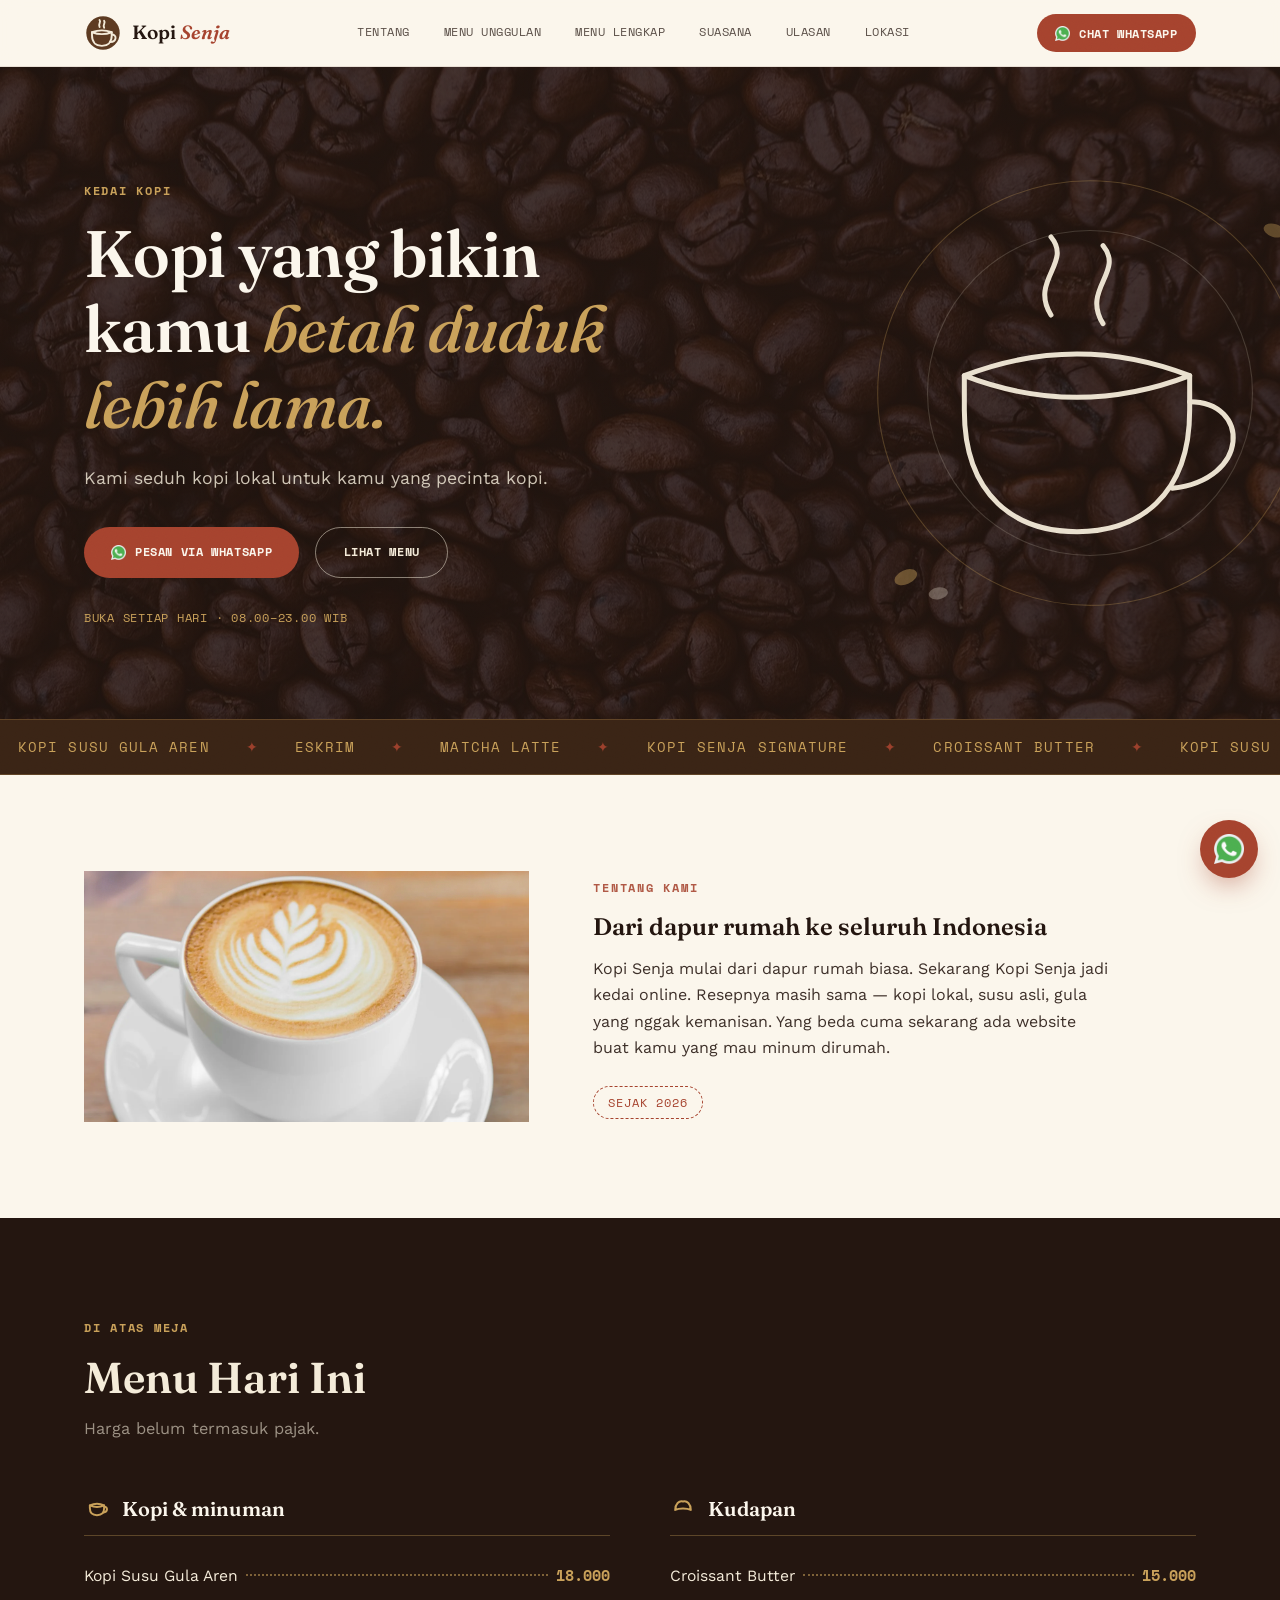
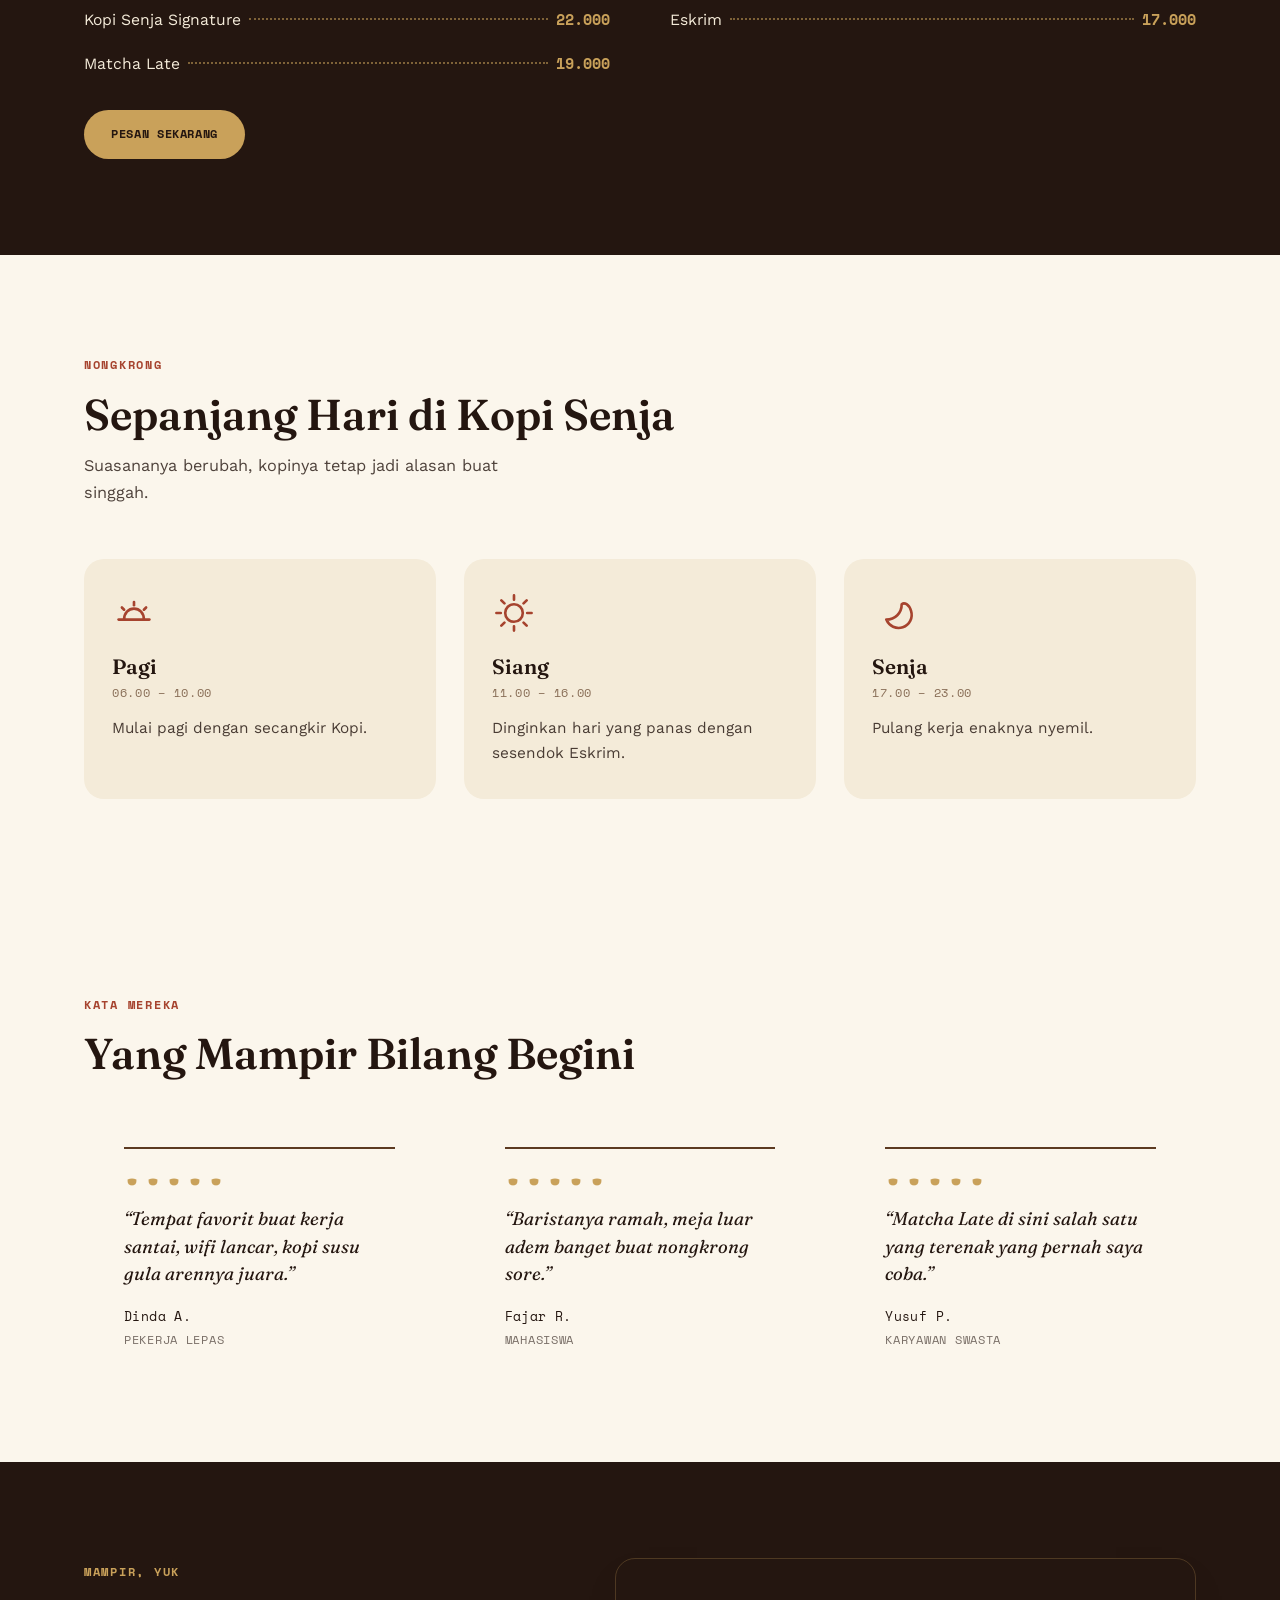
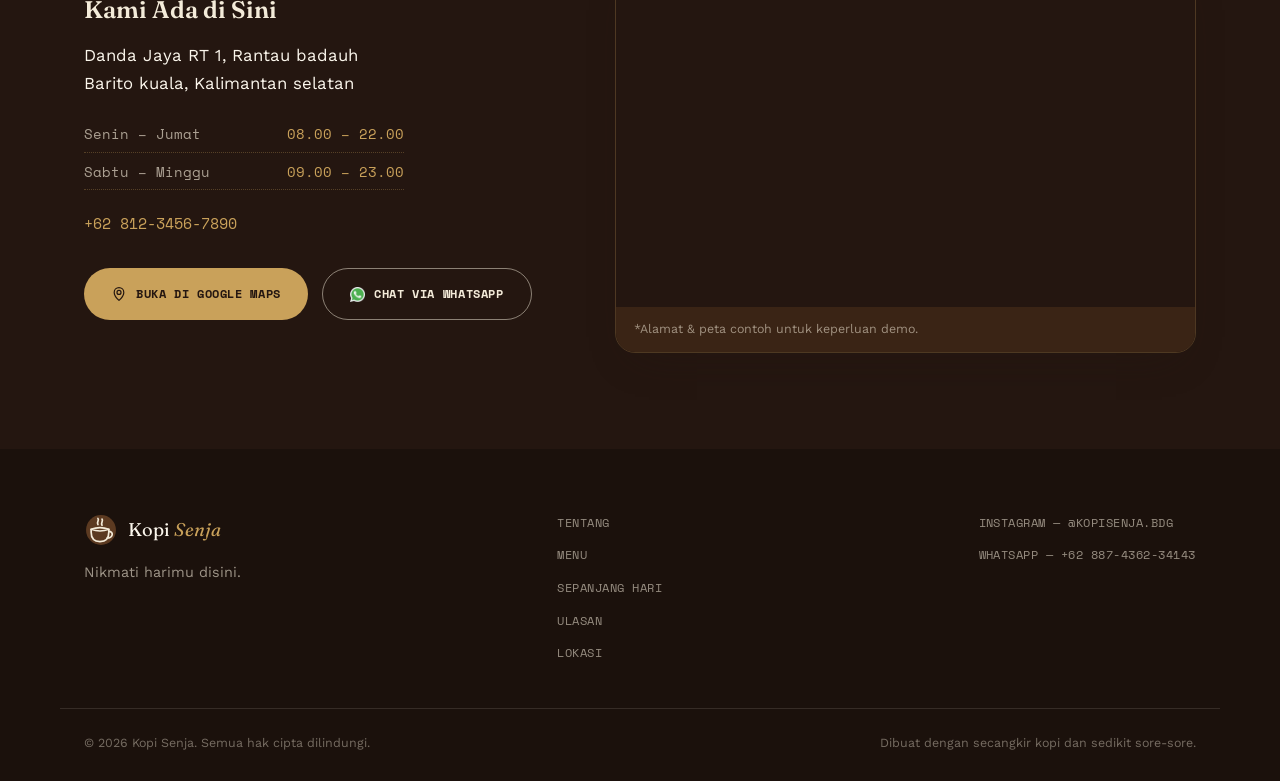
<file: index.html>
<!DOCTYPE html> 
<html lang="id">
<head>
<meta charset="UTF-8">
<meta name="viewport" content="width=device-width, initial-scale=1.0">
<title>Kopi Senja</title>
<meta name="description" content="Kopi Senja, kedai kopi.">
<link rel="icon" href="data:image/svg+xml,%3Csvg xmlns='http://www.w3.org/2000/svg' viewBox='0 0 100 100'%3E%3Ccircle cx='50' cy='50' r='44' fill='%235C3A21'/%3E%3Cg transform='translate(-3,8)' fill='none' stroke='%23F4EBD9' stroke-width='5' stroke-linecap='round' stroke-linejoin='round'%3E%3Cpath d='M24 40 Q50 50 76 40 Q50 30 24 40 Z'/%3E%3Cpath d='M24 40 V48 C24 68 36 76 50 76 C64 76 76 68 76 48 V40'/%3E%3Cpath d='M76 46 C90 46 90 64 72 66'/%3E%3Cpath d='M44 26 C39 18 49 14 44 8'/%3E%3Cpath d='M56 28 C51 20 61 16 56 10'/%3E%3C/g%3E%3C/svg%3E">
<link rel="preconnect" href="https://fonts.googleapis.com">
<link rel="preconnect" href="https://fonts.gstatic.com" crossorigin>
<link href="https://fonts.googleapis.com/css2?family=Fraunces:ital,opsz,wght@0,9..144,400;0,9..144,500;0,9..144,600;0,9..144,700;1,9..144,500;1,9..144,600&family=Work+Sans:wght@400;500;600;700&family=Space+Mono:wght@400;700&display=swap" rel="stylesheet">
<style>

  /* ---------- tokens ---------- */
  :root{
    --espresso:#241610;
    --bark-dark:#3A2415;
    --bark:#5C3A21;
    --cream:#F4EBD9;
    --paper:#FBF6EC;
    --cherry:#A6432E;
    --cherry-dark:#8A3624;
    --brass:#C9A15A;
    --brass-light:#DCC08B;
    --shadow: 0 18px 40px -20px rgba(36,22,16,.35);
  }

  *,*::before,*::after{box-sizing:border-box;}
  html{scroll-behavior:smooth;}
  body{
    margin:0;
    background:var(--paper);
    color:var(--espresso);
    font-family:'Work Sans',sans-serif;
    line-height:1.65;
    -webkit-font-smoothing:antialiased;
    overflow-x:hidden;
  }
  img,svg{display:block;max-width:100%;}
  a{color:inherit;text-decoration:none;}
  ul{list-style:none;margin:0;padding:0;}
  button{font:inherit;background:none;border:none;color:inherit;cursor:pointer;}
  h1,h2,h3{font-family:'Fraunces',serif;font-weight:600;line-height:1.15;margin:0;}
  p{margin:0;}
  em{font-style:italic;}

  body::before{
    content:"";position:fixed;inset:0;z-index:800;pointer-events:none;opacity:.045;mix-blend-mode:overlay;
    background-image:url("data:image/svg+xml,%3Csvg xmlns='http://www.w3.org/2000/svg' width='140' height='140'%3E%3Cfilter id='n'%3E%3CfeTurbulence type='fractalNoise' baseFrequency='0.85' numOctaves='2' stitchTiles='stitch'/%3E%3C/filter%3E%3Crect width='100%25' height='100%25' filter='url(%23n)'/%3E%3C/svg%3E");
  }

  :focus-visible{outline:2px solid var(--brass);outline-offset:3px;border-radius:4px;}

  .container{width:100%;max-width:1160px;margin-inline:auto;padding-inline:24px;}
  .section{padding-block:96px;}
  @media (max-width:768px){.section{padding-block:64px;}}

  .eyebrow{
    font-family:'Space Mono',monospace;font-weight:700;font-size:.78rem;
    letter-spacing:.14em;text-transform:uppercase;margin-bottom:14px;display:inline-block;
  }
  .on-light .eyebrow, .eyebrow--cherry{color:var(--cherry);}
  .on-dark .eyebrow, .eyebrow--brass{color:var(--brass);}

  .section__head{max-width:620px;margin-bottom:52px;}
  .section__head h2{font-size:clamp(2rem,3.6vw,2.7rem);}
  .section__sub{margin-top:14px;font-size:1.02rem;opacity:.8;max-width:46ch;}

  /* buttons */
  .btn{
    display:inline-flex;align-items:center;gap:.55rem;padding:.9rem 1.7rem;border-radius:100px;
    font-family:'Space Mono',monospace;font-weight:700;font-size:.78rem;letter-spacing:.05em;text-transform:uppercase;
    transition:transform .25s ease, background .25s ease, box-shadow .25s ease, border-color .25s ease;
    white-space:nowrap;
  }
  .btn svg{width:16px;height:16px;flex:none;}
  .btn--cherry{background:var(--cherry);color:var(--paper);}
  .btn--cherry:hover{background:var(--cherry-dark);transform:translateY(-2px);box-shadow:var(--shadow);}
  .btn--brass{background:var(--brass);color:var(--espresso);}
  .btn--brass:hover{background:var(--brass-light);transform:translateY(-2px);box-shadow:var(--shadow);}
  .btn--ghost{border:1.5px solid rgba(244,235,217,.5);color:var(--cream);}
  .btn--ghost:hover{background:rgba(244,235,217,.1);transform:translateY(-2px);border-color:var(--cream);}
  .btn--ghost-dark{border:1.5px solid rgba(36,22,16,.35);color:var(--espresso);}
  .btn--ghost-dark:hover{background:rgba(36,22,16,.06);transform:translateY(-2px);border-color:var(--espresso);}
  .btn--sm{padding:.6rem 1.15rem;font-size:.72rem;}

  /* ---------- nav ---------- */
  .nav{
    position:sticky;top:0;z-index:500;background:rgba(251,246,236,.86);backdrop-filter:blur(10px);
    border-bottom:1px solid rgba(92,58,33,.12);
  }
  .nav__inner{display:flex;align-items:center;justify-content:space-between;padding-block:14px;gap:20px;}
  .nav__brand{display:flex;align-items:center;gap:10px;flex:none;}
  .nav__brand svg{width:38px;height:38px;}
  .nav__name{font-family:'Fraunces',serif;font-weight:600;font-size:1.2rem;color:var(--espresso);}
  .nav__name em{color:var(--cherry);}
  .nav__links{display:flex;gap:30px;font-family:'Space Mono',monospace;font-size:.78rem;letter-spacing:.04em;text-transform:uppercase;}
  .nav__links a{padding:6px 2px;border-bottom:1.5px solid transparent;transition:border-color .2s ease,opacity .2s ease;opacity:.75;}
  .nav__links a:hover{opacity:1;border-color:var(--cherry);}
  .nav__actions{display:flex;align-items:center;gap:14px;flex:none;}
  .nav__toggle{display:none;flex-direction:column;gap:5px;padding:6px;flex:none;}
  .nav__toggle span{width:22px;height:2px;background:var(--espresso);border-radius:2px;transition:transform .25s ease, opacity .25s ease;}

  @media (max-width:880px){
    .nav__links{
      position:absolute;top:100%;left:0;right:0;flex-direction:column;gap:0;
      background:var(--paper);border-bottom:1px solid rgba(92,58,33,.12);
      max-height:0;overflow:hidden;transition:max-height .3s ease;
    }
    .nav__links.is-open{max-height:320px;}
    .nav__links a{padding:14px 24px;border-bottom:1px solid rgba(92,58,33,.08);width:100%;}
    .nav__toggle{display:flex;}
    .nav.is-open .nav__toggle span:nth-child(1){transform:translateY(7px) rotate(45deg);}
    .nav.is-open .nav__toggle span:nth-child(2){opacity:0;}
    .nav.is-open .nav__toggle span:nth-child(3){transform:translateY(-7px) rotate(-45deg);}
    .nav__actions .btn--sm span.btn-label{display:none;}
  }
  @media (max-width:560px){
    .nav__actions .btn--sm{padding:.6rem .75rem;}
  }

  /* ---------- hero ---------- */
  /* .hero{position:relative;background:var(--espresso);color:var(--cream);overflow:hidden;} */
  .hero{
  position:relative;color:var(--cream);overflow:hidden;
  background-image:linear-gradient(rgba(36,22,16,.82),rgba(36,22,16,.82)), url("resource/coffee.jpg");
  background-size:cover;
  background-position:center center;
  background-repeat:no-repeat;
}
  .hero__inner{position:relative;padding-block:110px 90px;}
  .hero__content{position:relative;z-index:2;max-width:600px;}
  .hero__title{font-size:clamp(2.5rem,5.4vw,4.1rem);color:var(--paper);letter-spacing:-.01em;}
  .hero__title em{color:var(--brass);font-weight:500;}
  .hero__sub{margin-top:22px;font-size:1.1rem;color:rgba(244,235,217,.82);max-width:44ch;}
  .hero__cta{display:flex;flex-wrap:wrap;gap:16px;margin-top:34px;}
  .hero__meta{margin-top:30px;font-family:'Space Mono',monospace;font-size:.78rem;letter-spacing:.06em;text-transform:uppercase;color:var(--brass);}

  .hero__art{position:absolute;right:-70px;top:50%;transform:translateY(-50%);width:520px;pointer-events:none;z-index:1;opacity:.95;}
  @media (max-width:1080px){.hero__art{width:400px;right:-110px;opacity:.5;}}
  @media (max-width:640px){.hero__art{width:270px;right:-90px;top:38%;opacity:.28;}}

  /* marquee */
  .marquee{background:var(--bark-dark);color:var(--brass);overflow:hidden;padding-block:14px;border-top:1px solid rgba(201,161,90,.25);border-bottom:1px solid rgba(201,161,90,.25);}
  .marquee__track{display:inline-flex;white-space:nowrap;animation:scrollLeft 32s linear infinite;}
  .marquee__track span{font-family:'Space Mono',monospace;font-size:.85rem;letter-spacing:.08em;text-transform:uppercase;padding-inline:18px;}
  .marquee__track span.sep{color:var(--cherry);opacity:.9;}
  @keyframes scrollLeft{from{transform:translateX(0);}to{transform:translateX(-50%);}}

  /* ---------- about ---------- */
  .about__grid{display:grid;grid-template-columns:.85fr 1.15fr;gap:64px;align-items:center;}
  .about__art{background:var(--cream);border-radius:22px;padding:36px;}
  .about__art svg{width:100%;height:auto;}
  .about__content p{margin-top:16px;max-width:52ch;opacity:.88;}
  .about__content p:first-of-type{margin-top:0;}
  .about__tag{
    display:inline-block;margin-top:24px;font-family:'Space Mono',monospace;font-size:.75rem;
    letter-spacing:.08em;text-transform:uppercase;color:var(--cherry);border:1.5px dashed var(--cherry);
    padding:6px 14px;border-radius:100px;
  }
  @media (max-width:860px){.about__grid{grid-template-columns:1fr;gap:40px;}.about__art{max-width:340px;margin-inline:auto;}}

  /* ---------- menu ---------- */
  .menu{background:var(--espresso);color:var(--cream);}
  .menu .section__sub{color:rgba(244,235,217,.72);}
  .menu__grid{display:grid;grid-template-columns:1fr 1fr;gap:44px 60px;}
  .menu__cat-head{display:flex;align-items:center;gap:12px;margin-bottom:18px;padding-bottom:14px;border-bottom:1px solid rgba(201,161,90,.35);}
  .menu__cat-head svg{width:26px;height:26px;color:var(--brass);flex:none;}
  .menu__cat-head h3{font-size:1.25rem;color:var(--paper);font-weight:600;}
  .menu-row{display:flex;align-items:baseline;gap:.5rem;padding-block:9px;}
  .menu-row .name{font-size:.98rem;color:var(--cream);}
  .menu-row .dots{flex:1;border-bottom:2px dotted rgba(201,161,90,.55);height:0;transform:translateY(-5px);}
  .menu-row .price{font-family:'Space Mono',monospace;font-size:.92rem;color:var(--brass);font-weight:700;}
  .menu__note{margin-top:52px;font-size:.95rem;color:rgba(244,235,217,.75);}
  .menu__note a{color:var(--brass);border-bottom:1px solid var(--brass);}
  @media (max-width:720px){.menu__grid{grid-template-columns:1fr;gap:38px;}}

  /* ---------- suasana (vignettes) ---------- */
  .suasana__grid{display:grid;grid-template-columns:repeat(3,1fr);gap:28px;}
  .suasana__card{background:var(--cream);border-radius:20px;padding:32px 28px;position:relative;}
  .suasana__card svg{width:44px;height:44px;color:var(--cherry);margin-bottom:20px;}
  .suasana__card h3{font-size:1.3rem;margin-bottom:4px;}
  .suasana__card .time{font-family:'Space Mono',monospace;font-size:.72rem;letter-spacing:.06em;color:var(--bark);opacity:.7;text-transform:uppercase;margin-bottom:14px;display:block;}
  .suasana__card p:last-child{opacity:.82;font-size:.96rem;}
  @media (max-width:860px){.suasana__grid{grid-template-columns:1fr;}}

  /* ---------- testimonials ---------- */
  .ulasan__grid{display:grid;grid-template-columns:repeat(3,1fr);gap:30px;}
  .ulasan__card{border-top:2px solid var(--bark);padding-top:24px;}
  .ulasan__rating{display:flex;gap:5px;margin-bottom:16px;}
  .ulasan__rating svg{width:16px;height:16px;color:var(--brass);}
  .ulasan__card blockquote{font-family:'Fraunces',serif;font-size:1.15rem;font-style:italic;line-height:1.5;margin:0;color:var(--espresso);}
  .ulasan__card figcaption{margin-top:18px;font-family:'Space Mono',monospace;font-size:.8rem;letter-spacing:.03em;}
  .ulasan__card figcaption span{display:block;opacity:.6;font-size:.75rem;margin-top:3px;text-transform:uppercase;letter-spacing:.06em;}
  @media (max-width:860px){.ulasan__grid{grid-template-columns:1fr;gap:36px;}}

  /* ---------- lokasi ---------- */
  .lokasi{background:var(--espresso);color:var(--cream);}
  .lokasi__grid{display:grid;grid-template-columns:.9fr 1.1fr;gap:56px;align-items:start;}
  .lokasi__address{margin-top:18px;font-size:1.05rem;color:var(--paper);}
  .lokasi__hours{margin-top:26px;display:flex;flex-direction:column;gap:8px;font-family:'Space Mono',monospace;font-size:.85rem;}
  .lokasi__hours div{display:flex;justify-content:space-between;max-width:320px;border-bottom:1px dotted rgba(201,161,90,.3);padding-bottom:6px;}
  .lokasi__hours span:first-child{color:rgba(244,235,217,.65);}
  .lokasi__hours span:last-child{color:var(--brass);}
  .lokasi__phone{margin-top:22px;font-family:'Space Mono',monospace;font-size:.92rem;color:var(--brass);}
  .lokasi__cta{display:flex;flex-wrap:wrap;gap:14px;margin-top:32px;}
  .lokasi__map{border-radius:20px;overflow:hidden;box-shadow:var(--shadow);border:1px solid rgba(201,161,90,.25);}
  .lokasi__map iframe{width:100%;height:340px;border:0;filter:grayscale(.15) contrast(1.02);}
  .lokasi__map-note{padding:12px 18px;font-size:.78rem;color:rgba(244,235,217,.55);background:var(--bark-dark);}
  @media (max-width:900px){.lokasi__grid{grid-template-columns:1fr;gap:36px;}}

  /* ---------- footer ---------- */
  .footer{background:#1B110C;color:rgba(244,235,217,.75);padding-block:64px 28px;}
  .footer__inner{display:flex;flex-wrap:wrap;justify-content:space-between;gap:40px;padding-bottom:44px;border-bottom:1px solid rgba(244,235,217,.12);}
  .footer__brand{display:flex;flex-direction:column;gap:14px;max-width:280px;}
  .footer__brand-top{display:flex;align-items:center;gap:10px;}
  .footer__brand-top svg{width:34px;height:34px;}
  .footer__brand-top span{font-family:'Fraunces',serif;font-size:1.15rem;color:var(--paper);}
  .footer__brand-top span em{color:var(--brass);}
  .footer__brand p{font-size:.9rem;opacity:.8;}
  .footer__links{display:flex;flex-direction:column;gap:12px;font-family:'Space Mono',monospace;font-size:.78rem;letter-spacing:.04em;text-transform:uppercase;}
  .footer__links a{opacity:.75;transition:opacity .2s ease;}
  .footer__links a:hover{opacity:1;color:var(--brass);}
  .footer__social{display:flex;flex-direction:column;gap:12px;font-family:'Space Mono',monospace;font-size:.78rem;letter-spacing:.04em;text-transform:uppercase;}
  .footer__social a{opacity:.75;}
  .footer__social a:hover{opacity:1;color:var(--brass);}
  .footer__bottom{display:flex;flex-wrap:wrap;justify-content:space-between;gap:10px;padding-top:24px;font-size:.78rem;opacity:.55;}

  /* floating WA */
  .floating-wa{
    position:fixed;right:22px;bottom:22px;z-index:600;width:58px;height:58px;border-radius:50%;
    background:var(--cherry);color:var(--paper);display:flex;align-items:center;justify-content:center;
    box-shadow:0 12px 28px -8px rgba(166,67,46,.55);transition:transform .25s ease, box-shadow .25s ease;
  }
  .floating-wa svg{width:26px;height:26px;}
  .floating-wa:hover{transform:translateY(-3px) scale(1.05);box-shadow:0 16px 34px -8px rgba(166,67,46,.65);}

  /* reveal on scroll */
  .reveal{opacity:0;transform:translateY(22px);transition:opacity .7s ease, transform .7s ease;}
  .reveal.is-visible{opacity:1;transform:translateY(0);}

  @media (prefers-reduced-motion:reduce){
    html{scroll-behavior:auto;}
    .reveal{opacity:1;transform:none;transition:none;}
    .marquee__track{animation:none;}
    .btn,.floating-wa{transition:none;}
  }
</style>
</head>
<body>

<!-- ============ NAV ============ -->
<header class="nav" id="nav">
  <div class="container nav__inner">
    <a href="#top" class="nav__brand" aria-label="Kopi Senja — beranda">
      <svg viewBox="0 0 100 100" aria-hidden="true">
        <circle cx="50" cy="50" r="44" fill="#5C3A21"/>
        <g transform="translate(-3,8)" fill="none" stroke="#F4EBD9" stroke-width="5" stroke-linecap="round" stroke-linejoin="round">
          <path d="M24 40 Q50 50 76 40 Q50 30 24 40 Z"/>
          <path d="M24 40 V48 C24 68 36 76 50 76 C64 76 76 68 76 48 V40"/>
          <path d="M76 46 C90 46 90 64 72 66"/>
          <path d="M44 26 C39 18 49 14 44 8"/>
          <path d="M56 28 C51 20 61 16 56 10"/>
        </g>
      </svg>
      <span class="nav__name">Kopi <em>Senja</em></span>
    </a>

    <nav class="nav__links" id="navLinks">
      <a href="#tentang">Tentang</a>
      <a href="#menu">Menu unggulan</a>
      <a href="menu.html">Menu Lengkap</a>
      <a href="#suasana">Suasana</a>
      <a href="#ulasan">Ulasan</a>
      <a href="#lokasi">Lokasi</a>
    </nav>

    <div class="nav__actions">
      <a class="btn btn--cherry btn--sm" href="https://wa.me/62887436234143?text=Halo%20Kopi%20Senja!%20Saya%20mau%20tanya-tanya%20soal%20menu%20ya." target="_blank" rel="noopener">
        <img src="resource\whatsapp.png" alt="whatsapp" style="width:15px;height:15px;">
        <span class="btn-label">Chat WhatsApp</span>
      </a>
      <button class="nav__toggle" id="navToggle" aria-label="Buka menu navigasi" aria-expanded="false">
        <span></span><span></span><span></span>
      </button>
    </div>
  </div>
</header>

<!-- ============ HERO ============ -->
<section class="hero" id="top">
  <div class="container hero__inner">
    <div class="hero__content">
      <p class="eyebrow eyebrow--brass">Kedai Kopi</p>
      <h1 class="hero__title">Kopi yang bikin kamu <em>betah duduk lebih lama.</em></h1>
      <p class="hero__sub">Kami seduh kopi lokal untuk kamu yang pecinta kopi.</p>
      <div class="hero__cta">
        <a class="btn btn--cherry" href="https://wa.me/62887436234143?text=Halo%20Kopi%20Senja!%20Saya%20mau%20pesan%20ya." target="_blank" rel="noopener">
          <img src="resource\whatsapp.png" alt="whatsapp" style="width:15px;height:15px;">
          Pesan via WhatsApp
        </a>
        <a class="btn btn--ghost" href="#menu">Lihat Menu</a>
      </div>
      <p class="hero__meta">Buka setiap hari · 08.00–23.00 WIB</p>
    </div>
  </div>

  <svg class="hero__art" viewBox="0 0 480 480" aria-hidden="true">
    <circle cx="240" cy="240" r="196" fill="none" stroke="#C9A15A" stroke-width="1" opacity=".3"/>
    <circle cx="240" cy="240" r="150" fill="none" stroke="#F4EBD9" stroke-width="1" opacity=".18"/>
    <g transform="translate(40,32) scale(4)">
      <g transform="translate(-3,8)" fill="none" stroke="#F4EBD9" stroke-width="5" stroke-linecap="round" stroke-linejoin="round">
        <path vector-effect="non-scaling-stroke" d="M24 40 Q50 50 76 40 Q50 30 24 40 Z"/>
        <path vector-effect="non-scaling-stroke" d="M24 40 V48 C24 68 36 76 50 76 C64 76 76 68 76 48 V40"/>
        <path vector-effect="non-scaling-stroke" d="M76 46 C90 46 90 64 72 66"/>
        <path vector-effect="non-scaling-stroke" d="M44 26 C39 18 49 14 44 8"/>
        <path vector-effect="non-scaling-stroke" d="M56 28 C51 20 61 16 56 10"/>
      </g>
    </g>
    <ellipse cx="70" cy="410" rx="11" ry="6.5" fill="#C9A15A" opacity=".45" transform="rotate(-24 70 410)"/>
    <ellipse cx="100" cy="425" rx="9" ry="5.5" fill="#F4EBD9" opacity=".3" transform="rotate(-10 100 425)"/>
    <ellipse cx="410" cy="90" rx="10" ry="6" fill="#C9A15A" opacity=".4" transform="rotate(18 410 90)"/>
  </svg>
</section>

<div class="marquee" aria-hidden="true">
  <div class="marquee__track">
    <span>Kopi Susu Gula Aren</span><span class="sep">✦</span>
    <span>Eskrim</span><span class="sep">✦</span>
    <span>Matcha Latte</span><span class="sep">✦</span>
    <span>Kopi Senja Signature</span><span class="sep">✦</span>
    <span>Croissant Butter</span><span class="sep">✦</span>
    <span>Kopi Susu Gula Aren</span><span class="sep">✦</span>
    <span>Vietnam Drip</span><span class="sep">✦</span>
    <span>Matcha Latte</span><span class="sep">✦</span>
    <span>Kopi Senja Signature</span><span class="sep">✦</span>
    <span>Croissant Butter</span><span class="sep">✦</span>
  </div>
</div>

<!-- ============ TENTANG ============ -->
<section class="about section on-light" id="tentang">
  <div class="container about__grid">
    <div >
        <img src="resource/latte.webp" alt="Latte art Kopi Senja" style="width:100%;height:100%;object-fit:cover;">
    </div>
    <div class="about__content reveal">
      <p class="eyebrow eyebrow--cherry">Tentang Kami</p>
      <h2>Dari dapur rumah ke seluruh Indonesia</h2>
      <p>Kopi Senja mulai dari dapur rumah biasa. Sekarang Kopi Senja jadi kedai online. Resepnya masih sama — kopi lokal, susu asli, gula yang nggak kemanisan. Yang beda cuma sekarang ada website buat kamu yang mau minum dirumah.</p>
      <span class="about__tag">Sejak 2026</span>
    </div>
  </div>
</section>

<!-- ============ MENU ============ -->
<section class="menu section" id="menu">
  <div class="container">
    <div class="section__head reveal">
      <p class="eyebrow eyebrow--brass">Di Atas Meja</p>
      <h2>Menu Hari Ini</h2>
      <p class="section__sub">Harga belum termasuk pajak.</p>
    </div>

    <div class="menu__grid">
      <div class="menu__cat reveal">
        <div class="menu__cat-head">
          <svg viewBox="0 0 40 40" fill="none" stroke="currentColor" stroke-width="3" stroke-linecap="round" stroke-linejoin="round"><path d="M9 16 Q20 21 31 16 Q20 11 9 16 Z"/><path d="M9 16 V20 C9 28 14 31 20 31 C26 31 31 28 31 20 V16"/><path d="M31 18 C37 18 37 26 30 27"/></svg>
          <h3>Kopi &amp; minuman</h3>
        </div>
        <div class="menu-row"><span class="name">Kopi Susu Gula Aren</span><span class="dots"></span><span class="price">18.000</span></div>
        <div class="menu-row"><span class="name">Kopi Senja Signature</span><span class="dots"></span><span class="price">22.000</span></div>
        <div class="menu-row"><span class="name">Matcha Late</span><span class="dots"></span><span class="price">19.000</span></div>
      </div>

      <div class="menu__cat reveal">
        <div class="menu__cat-head">
          <svg viewBox="0 0 40 40" fill="none" stroke="currentColor" stroke-width="3" stroke-linecap="round" stroke-linejoin="round"><path d="M8 23 C8 14 14 8 20 10 C26 8 32 14 32 23 C26 20 14 20 8 23 Z"/></svg>
          <h3>Kudapan</h3>
        </div>
        <div class="menu-row"><span class="name">Croissant Butter</span><span class="dots"></span><span class="price">15.000</span></div>
        <div class="menu-row"><span class="name">Eskrim</span><span class="dots"></span><span class="price">17.000</span></div>
      </div>
    </div>

    <div class="reveal" style="margin-top:24px;display:flex;gap:14px;flex-wrap:wrap;">
      <a class="btn btn--brass" href="menu.html">Pesan Sekarang</a>
    </div>
  </div>
</section>

<!-- ============ SEPANJANG HARI ============ -->
<section class="suasana section on-light" id="suasana">
  <div class="container">
    <div class="section__head reveal">
      <p class="eyebrow eyebrow--cherry">Nongkrong</p>
      <h2>Sepanjang Hari di Kopi Senja</h2>
      <p class="section__sub">Suasananya berubah, kopinya tetap jadi alasan buat singgah.</p>
    </div>
    <div class="suasana__grid">
      <div class="suasana__card reveal">
        <svg viewBox="0 0 40 40" fill="none" stroke="currentColor" stroke-width="2.4" stroke-linecap="round"><path d="M6 26 H34"/><path d="M11 26 C11 20 15 16 20 16 C25 16 29 20 29 26"/><path d="M20 10 V13"/><path d="M9 15 L11 17"/><path d="M31 15 L29 17"/></svg>
        <h3>Pagi</h3>
        <span class="time">06.00 – 10.00</span>
        <p>Mulai pagi dengan secangkir Kopi.</p>
      </div>
      <div class="suasana__card reveal">
        <svg viewBox="0 0 40 40" fill="none" stroke="currentColor" stroke-width="2.4" stroke-linecap="round"><circle cx="20" cy="20" r="8"/><path d="M20 4 V8 M20 32 V36 M4 20 H8 M32 20 H36 M8.5 8.5 L11.3 11.3 M28.7 28.7 L31.5 31.5 M31.5 8.5 L28.7 11.3 M11.3 28.7 L8.5 31.5"/></svg>
        <h3>Siang</h3>
        <span class="time">11.00 – 16.00</span>
        <p>Dinginkan hari yang panas dengan sesendok Eskrim.</p>
      </div>
      <div class="suasana__card reveal">
        <svg viewBox="0 0 40 40" fill="none" stroke="currentColor" stroke-width="2.4" stroke-linecap="round" stroke-linejoin="round"><path d="M27 12 C27 20 21 26 13 26 C15.5 32 22 35 28 33 C34 31 37.5 24.5 35.5 18 C33.5 12 29.5 10 27 12 Z"/></svg>
        <h3>Senja</h3>
        <span class="time">17.00 – 23.00</span>
        <p>Pulang kerja enaknya nyemil.</p>
      </div>
    </div>
  </div>
</section>

<!-- ============ ULASAN ============ -->
<section class="ulasan section on-light" id="ulasan">
  <div class="container">
    <div class="section__head reveal">
      <p class="eyebrow eyebrow--cherry">Kata Mereka</p>
      <h2>Yang Mampir Bilang Begini</h2>
    </div>
    <div class="ulasan__grid">
      <figure class="ulasan__card reveal">
        <div class="ulasan__rating" aria-label="5 dari 5 cangkir">
          <svg viewBox="0 0 40 40" fill="currentColor"><path d="M9 16 Q20 21 31 16 Q20 11 9 16 Z"/><path d="M9 16 V20 C9 28 14 31 20 31 C26 31 31 28 31 20 V16 Z"/></svg>
          <svg viewBox="0 0 40 40" fill="currentColor"><path d="M9 16 Q20 21 31 16 Q20 11 9 16 Z"/><path d="M9 16 V20 C9 28 14 31 20 31 C26 31 31 28 31 20 V16 Z"/></svg>
          <svg viewBox="0 0 40 40" fill="currentColor"><path d="M9 16 Q20 21 31 16 Q20 11 9 16 Z"/><path d="M9 16 V20 C9 28 14 31 20 31 C26 31 31 28 31 20 V16 Z"/></svg>
          <svg viewBox="0 0 40 40" fill="currentColor"><path d="M9 16 Q20 21 31 16 Q20 11 9 16 Z"/><path d="M9 16 V20 C9 28 14 31 20 31 C26 31 31 28 31 20 V16 Z"/></svg>
          <svg viewBox="0 0 40 40" fill="currentColor"><path d="M9 16 Q20 21 31 16 Q20 11 9 16 Z"/><path d="M9 16 V20 C9 28 14 31 20 31 C26 31 31 28 31 20 V16 Z"/></svg>
        </div>
        <blockquote>“Tempat favorit buat kerja santai, wifi lancar, kopi susu gula arennya juara.”</blockquote>
        <figcaption>Dinda A.<span>Pekerja Lepas</span></figcaption>
      </figure>

      <figure class="ulasan__card reveal">
        <div class="ulasan__rating" aria-label="5 dari 5 cangkir">
          <svg viewBox="0 0 40 40" fill="currentColor"><path d="M9 16 Q20 21 31 16 Q20 11 9 16 Z"/><path d="M9 16 V20 C9 28 14 31 20 31 C26 31 31 28 31 20 V16 Z"/></svg>
          <svg viewBox="0 0 40 40" fill="currentColor"><path d="M9 16 Q20 21 31 16 Q20 11 9 16 Z"/><path d="M9 16 V20 C9 28 14 31 20 31 C26 31 31 28 31 20 V16 Z"/></svg>
          <svg viewBox="0 0 40 40" fill="currentColor"><path d="M9 16 Q20 21 31 16 Q20 11 9 16 Z"/><path d="M9 16 V20 C9 28 14 31 20 31 C26 31 31 28 31 20 V16 Z"/></svg>
          <svg viewBox="0 0 40 40" fill="currentColor"><path d="M9 16 Q20 21 31 16 Q20 11 9 16 Z"/><path d="M9 16 V20 C9 28 14 31 20 31 C26 31 31 28 31 20 V16 Z"/></svg>
          <svg viewBox="0 0 40 40" fill="currentColor"><path d="M9 16 Q20 21 31 16 Q20 11 9 16 Z"/><path d="M9 16 V20 C9 28 14 31 20 31 C26 31 31 28 31 20 V16 Z"/></svg>
        </div>
        <blockquote>“Baristanya ramah, meja luar adem banget buat nongkrong sore.”</blockquote>
        <figcaption>Fajar R.<span>Mahasiswa</span></figcaption>
      </figure>

      <figure class="ulasan__card reveal">
        <div class="ulasan__rating" aria-label="5 dari 5 cangkir">
          <svg viewBox="0 0 40 40" fill="currentColor"><path d="M9 16 Q20 21 31 16 Q20 11 9 16 Z"/><path d="M9 16 V20 C9 28 14 31 20 31 C26 31 31 28 31 20 V16 Z"/></svg>
          <svg viewBox="0 0 40 40" fill="currentColor"><path d="M9 16 Q20 21 31 16 Q20 11 9 16 Z"/><path d="M9 16 V20 C9 28 14 31 20 31 C26 31 31 28 31 20 V16 Z"/></svg>
          <svg viewBox="0 0 40 40" fill="currentColor"><path d="M9 16 Q20 21 31 16 Q20 11 9 16 Z"/><path d="M9 16 V20 C9 28 14 31 20 31 C26 31 31 28 31 20 V16 Z"/></svg>
          <svg viewBox="0 0 40 40" fill="currentColor"><path d="M9 16 Q20 21 31 16 Q20 11 9 16 Z"/><path d="M9 16 V20 C9 28 14 31 20 31 C26 31 31 28 31 20 V16 Z"/></svg>
          <svg viewBox="0 0 40 40" fill="currentColor"><path d="M9 16 Q20 21 31 16 Q20 11 9 16 Z"/><path d="M9 16 V20 C9 28 14 31 20 31 C26 31 31 28 31 20 V16 Z"/></svg>
        </div>
        <blockquote>“Matcha Late di sini salah satu yang terenak yang pernah saya coba.”</blockquote>
        <figcaption>Yusuf P.<span>Karyawan Swasta</span></figcaption>
      </figure>
    </div>
  </div>
</section>

<!-- ============ LOKASI ============ -->
<section class="lokasi section" id="lokasi">
  <div class="container lokasi__grid">
    <div class="lokasi__content reveal">
      <p class="eyebrow eyebrow--brass">Mampir, Yuk</p>
      <h2>Kami Ada di Sini</h2>
      <p class="lokasi__address">Danda Jaya RT 1, Rantau badauh<br>Barito kuala, Kalimantan selatan</p>

      <div class="lokasi__hours">
        <div><span>Senin – Jumat</span><span>08.00 – 22.00</span></div>
        <div><span>Sabtu – Minggu</span><span>09.00 – 23.00</span></div>
      </div>

      <p class="lokasi__phone">+62 812-3456-7890</p>

      <div class="lokasi__cta">
        <a class="btn btn--brass" href="https://www.google.com/maps/search/?api=1&query=Danda+Jaya+RT.+1,+Rantau+Badauh,+Barito+Kuala+Kalimantan+Selatan" target="_blank" rel="noopener">
          <svg viewBox="0 0 40 40" fill="none" stroke="currentColor" stroke-width="3" stroke-linecap="round" stroke-linejoin="round"><path d="M20 36 C20 36 32 25 32 16 C32 9 26.6 4 20 4 C13.4 4 8 9 8 16 C8 25 20 36 20 36 Z"/><circle cx="20" cy="16" r="5"/></svg>
          Buka di Google Maps
        </a>
        <a class="btn btn--ghost" href="https://wa.me/62887436234143?text=Halo%20Kopi%20Senja!%20Saya%20mau%20tanya%20soal%20lokasi." target="_blank" rel="noopener"><img src="resource\whatsapp.png" alt="whatsapp" style="width:15px;height:15px;"> Chat via WhatsApp</a>
      </div>
    </div>

    <div class="lokasi__map reveal">
      <iframe src="https://www.google.com/maps?q=Danda+Jaya+RT.+1,+Rantau+Badauh,+Barito+Kuala+Kalimantan+Selatan&output=embed" loading="lazy" referrerpolicy="no-referrer-when-downgrade" title="Peta lokasi Kopi Senja"></iframe>
      <p class="lokasi__map-note">*Alamat &amp; peta contoh untuk keperluan demo.</p>
    </div>
  </div>
</section>

<!-- ============ FOOTER ============ -->
<footer class="footer">
  <div class="container footer__inner">
    <div class="footer__brand">
      <div class="footer__brand-top">
        <svg viewBox="0 0 100 100" aria-hidden="true">
          <circle cx="50" cy="50" r="44" fill="#5C3A21"/>
          <g transform="translate(-3,8)" fill="none" stroke="#F4EBD9" stroke-width="5" stroke-linecap="round" stroke-linejoin="round">
            <path d="M24 40 Q50 50 76 40 Q50 30 24 40 Z"/>
            <path d="M24 40 V48 C24 68 36 76 50 76 C64 76 76 68 76 48 V40"/>
            <path d="M76 46 C90 46 90 64 72 66"/>
            <path d="M44 26 C39 18 49 14 44 8"/>
            <path d="M56 28 C51 20 61 16 56 10"/>
          </g>
        </svg>
        <span>Kopi <em>Senja</em></span>
      </div>
      <p>Nikmati harimu disini.</p>
    </div>

    <nav class="footer__links">
      <a href="#tentang">Tentang</a>
      <a href="#menu">Menu</a>
      <a href="#suasana">Sepanjang Hari</a>
      <a href="#ulasan">Ulasan</a>
      <a href="#lokasi">Lokasi</a>
    </nav>

    <div class="footer__social">
      <a href="#" target="_blank" rel="noopener">Instagram — @kopisenja.bdg</a>
      <a href="https://wa.me/62887436234143" target="_blank" rel="noopener">WhatsApp — +62 887-4362-34143</a>
    </div>
  </div>

  <div class="container footer__bottom">
    <p>© 2026 Kopi Senja. Semua hak cipta dilindungi.</p>
    <p>Dibuat dengan secangkir kopi dan sedikit sore-sore.</p>
  </div>
</footer>

<a class="floating-wa" href="https://wa.me/62887436234143?text=Halo%20Kopi%20Senja!%20Saya%20mau%20tanya%20ya." target="_blank" rel="noopener" aria-label="Chat via WhatsApp">
  <img src="resource\whatsapp.png" alt="whatsapp" style="width:30px;height:30px;">
</a>

<script>
  // mobile nav toggle
  const nav = document.getElementById('nav');
  const navToggle = document.getElementById('navToggle');
  const navLinks = document.getElementById('navLinks');
  navToggle.addEventListener('click', () => {
    const isOpen = nav.classList.toggle('is-open');
    navLinks.classList.toggle('is-open');
    navToggle.setAttribute('aria-expanded', isOpen ? 'true' : 'false');
  });
  navLinks.querySelectorAll('a').forEach(link => {
    link.addEventListener('click', () => {
      nav.classList.remove('is-open');
      navLinks.classList.remove('is-open');
      navToggle.setAttribute('aria-expanded', 'false');
    });
  });

  // scroll reveal
  const reduceMotion = window.matchMedia('(prefers-reduced-motion: reduce)').matches;
  if (!reduceMotion && 'IntersectionObserver' in window) {
    const io = new IntersectionObserver((entries) => {
      entries.forEach(entry => {
        if (entry.isIntersecting) {
          entry.target.classList.add('is-visible');
          io.unobserve(entry.target);
        }
      });
    }, { threshold: 0.15, rootMargin: '0px 0px -40px 0px' });
    document.querySelectorAll('.reveal').forEach(el => io.observe(el));
  } else {
    document.querySelectorAll('.reveal').forEach(el => el.classList.add('is-visible'));
  }
</script>
</body>
</html>
</file>
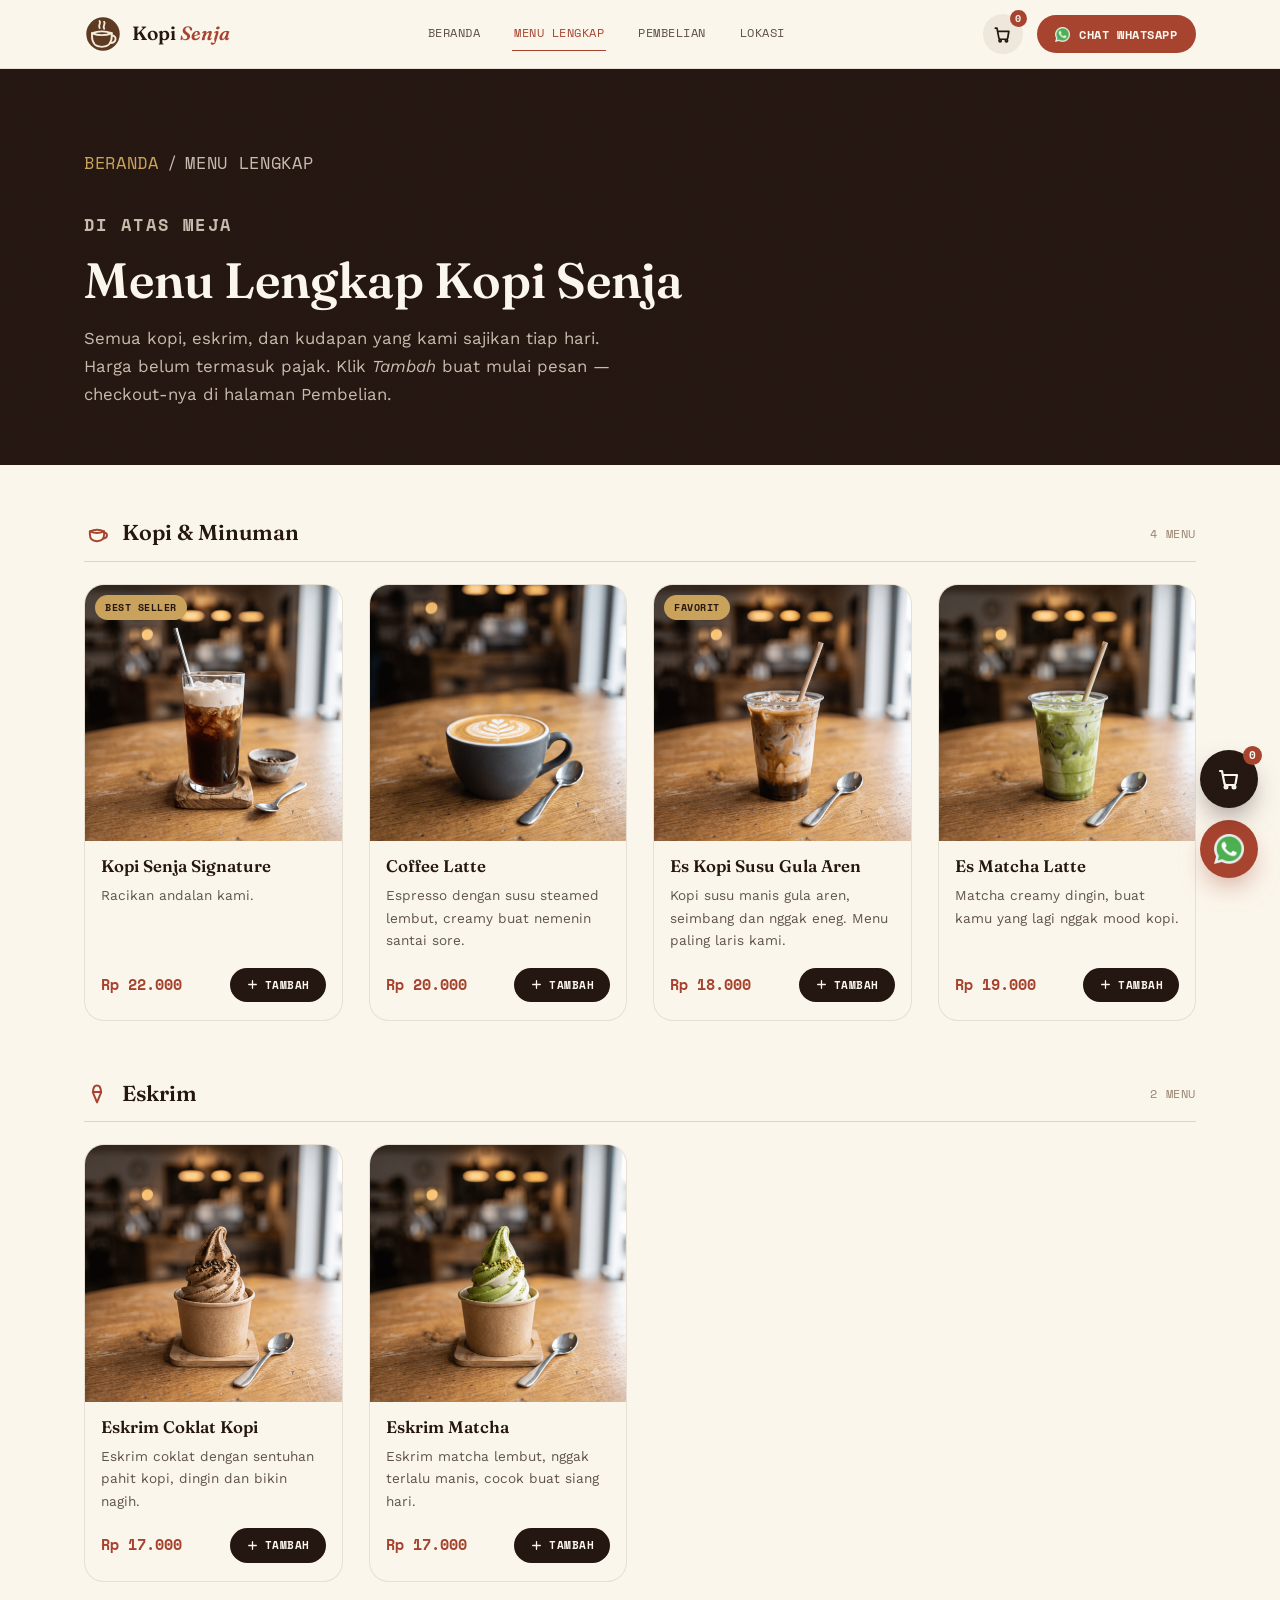
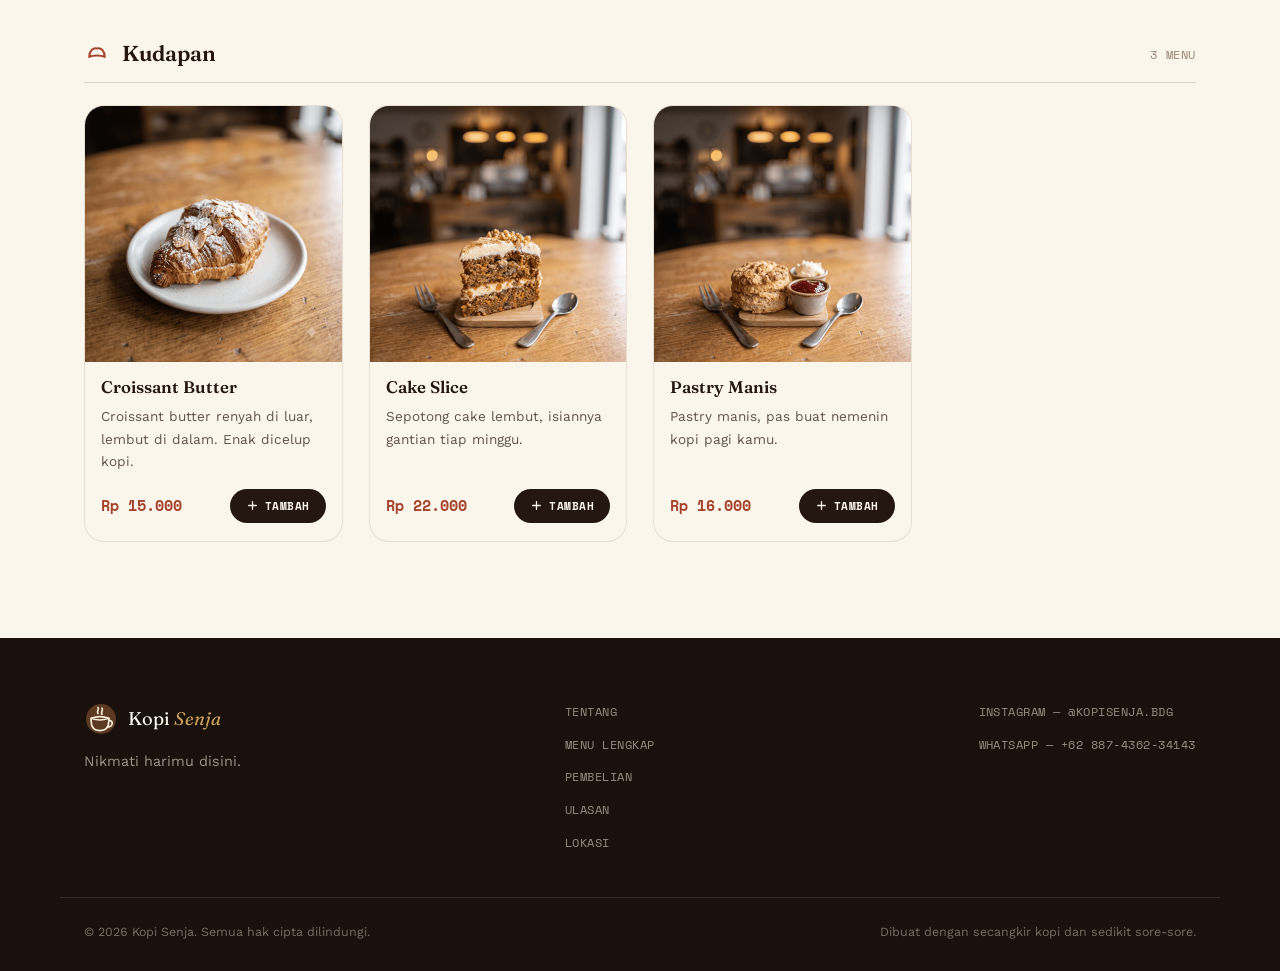
<file: menu.html>
<!DOCTYPE html>
<html lang="id">
<head>
<meta charset="UTF-8">
<meta name="viewport" content="width=device-width, initial-scale=1.0">
<title>Menu Lengkap — Kopi Senja</title>
<meta name="description" content="Menu lengkap Kopi Senja: kopi, eskrim, dan kudapan favorit lengkap dengan harga.">
<link rel="icon" href="data:image/svg+xml,%3Csvg xmlns='http://www.w3.org/2000/svg' viewBox='0 0 100 100'%3E%3Ccircle cx='50' cy='50' r='44' fill='%235C3A21'/%3E%3Cg transform='translate(-3,8)' fill='none' stroke='%23F4EBD9' stroke-width='5' stroke-linecap='round' stroke-linejoin='round'%3E%3Cpath d='M24 40 Q50 50 76 40 Q50 30 24 40 Z'/%3E%3Cpath d='M24 40 V48 C24 68 36 76 50 76 C64 76 76 68 76 48 V40'/%3E%3Cpath d='M76 46 C90 46 90 64 72 66'/%3E%3Cpath d='M44 26 C39 18 49 14 44 8'/%3E%3Cpath d='M56 28 C51 20 61 16 56 10'/%3E%3C/g%3E%3C/svg%3E">
<link rel="preconnect" href="https://fonts.googleapis.com">
<link rel="preconnect" href="https://fonts.gstatic.com" crossorigin>
<link href="https://fonts.googleapis.com/css2?family=Fraunces:ital,opsz,wght@0,9..144,400;0,9..144,500;0,9..144,600;0,9..144,700;1,9..144,500;1,9..144,600&family=Work+Sans:wght@400;500;600;700&family=Space+Mono:wght@400;700&display=swap" rel="stylesheet">
<link rel="stylesheet" href="shared.css">
</head>
<body>

<!-- ============ NAV ============ -->
<header class="nav" id="nav">
  <div class="container nav__inner">
    <a href="index.html" class="nav__brand" aria-label="Kopi Senja — beranda">
      <svg viewBox="0 0 100 100" aria-hidden="true">
        <circle cx="50" cy="50" r="44" fill="#5C3A21"/>
        <g transform="translate(-3,8)" fill="none" stroke="#F4EBD9" stroke-width="5" stroke-linecap="round" stroke-linejoin="round">
          <path d="M24 40 Q50 50 76 40 Q50 30 24 40 Z"/>
          <path d="M24 40 V48 C24 68 36 76 50 76 C64 76 76 68 76 48 V40"/>
          <path d="M76 46 C90 46 90 64 72 66"/>
          <path d="M44 26 C39 18 49 14 44 8"/>
          <path d="M56 28 C51 20 61 16 56 10"/>
        </g>
      </svg>
      <span class="nav__name">Kopi <em>Senja</em></span>
    </a>

    <nav class="nav__links" id="navLinks">
      <a href="index.html">Beranda</a>
      <a href="menu.html" class="is-active">Menu Lengkap</a>
      <a href="pembelian.html">Pembelian</a>
      <a href="index.html#lokasi">Lokasi</a>
    </nav>

    <div class="nav__actions">
      <a class="nav__cart" href="pembelian.html" aria-label="Lihat keranjang">
        <svg viewBox="0 0 24 24" fill="none" stroke="currentColor" stroke-width="2.2" stroke-linecap="round" stroke-linejoin="round"><path d="M3 4h2l2.4 12.2a2 2 0 0 0 2 1.8h7.2a2 2 0 0 0 2-1.6L20 8H6"/><circle cx="9" cy="20" r="1.4"/><circle cx="17" cy="20" r="1.4"/></svg>
        <span class="nav__cart-count" data-cart-count hidden>0</span>
      </a>
      <a class="btn btn--cherry btn--sm" href="https://wa.me/62887436234143?text=Halo%20Kopi%20Senja!%20Saya%20mau%20tanya-tanya%20soal%20menu%20ya." target="_blank" rel="noopener">
        <img src="resource/whatsapp.png" alt="whatsapp" style="width:15px;height:15px;">
        <span class="btn-label">Chat WhatsApp</span>
      </a>
      <button class="nav__toggle" id="navToggle" aria-label="Buka menu navigasi" aria-expanded="false">
        <span></span><span></span><span></span>
      </button>
    </div>
  </div>
</header>

<!-- ============ PAGE HEADER ============ -->
<section class="pagehead">
  <div class="container">
    <p class="pagehead__crumb"><a href="index.html">Beranda</a><span>/</span>Menu Lengkap</p>
    <p class="eyebrow eyebrow--brass">Di Atas Meja</p>
    <h1>Menu Lengkap Kopi Senja</h1>
    <p>Semua kopi, eskrim, dan kudapan yang kami sajikan tiap hari. Harga belum termasuk pajak. Klik <em>Tambah</em> buat mulai pesan — checkout-nya di halaman Pembelian.</p>
  </div>
</section>

<!-- ============ ISI MENU (dirender oleh shop.js) ============ -->
<section class="section section--tight">
  <div class="container" id="menuContent"></div>
</section>

<!-- ============ FOOTER ============ -->
<footer class="footer">
  <div class="container footer__inner">
    <div class="footer__brand">
      <div class="footer__brand-top">
        <svg viewBox="0 0 100 100" aria-hidden="true">
          <circle cx="50" cy="50" r="44" fill="#5C3A21"/>
          <g transform="translate(-3,8)" fill="none" stroke="#F4EBD9" stroke-width="5" stroke-linecap="round" stroke-linejoin="round">
            <path d="M24 40 Q50 50 76 40 Q50 30 24 40 Z"/>
            <path d="M24 40 V48 C24 68 36 76 50 76 C64 76 76 68 76 48 V40"/>
            <path d="M76 46 C90 46 90 64 72 66"/>
            <path d="M44 26 C39 18 49 14 44 8"/>
            <path d="M56 28 C51 20 61 16 56 10"/>
          </g>
        </svg>
        <span>Kopi <em>Senja</em></span>
      </div>
      <p>Nikmati harimu disini.</p>
    </div>

    <nav class="footer__links">
      <a href="index.html#tentang">Tentang</a>
      <a href="menu.html">Menu Lengkap</a>
      <a href="pembelian.html">Pembelian</a>
      <a href="index.html#ulasan">Ulasan</a>
      <a href="index.html#lokasi">Lokasi</a>
    </nav>

    <div class="footer__social">
      <a href="#" target="_blank" rel="noopener">Instagram — @kopisenja.bdg</a>
      <a href="https://wa.me/62887436234143" target="_blank" rel="noopener">WhatsApp — +62 887-4362-34143</a>
    </div>
  </div>

  <div class="container footer__bottom">
    <p>© 2026 Kopi Senja. Semua hak cipta dilindungi.</p>
    <p>Dibuat dengan secangkir kopi dan sedikit sore-sore.</p>
  </div>
</footer>

<a class="floating-wa" href="https://wa.me/62887436234143?text=Halo%20Kopi%20Senja!%20Saya%20mau%20tanya%20ya." target="_blank" rel="noopener" aria-label="Chat via WhatsApp">
  <img src="resource/whatsapp.png" alt="whatsapp" style="width:30px;height:30px;">
</a>

<a class="floating-cart" href="pembelian.html" aria-label="Lihat keranjang">
  <svg viewBox="0 0 24 24" fill="none" stroke="currentColor" stroke-width="2.2" stroke-linecap="round" stroke-linejoin="round"><path d="M3 4h2l2.4 12.2a2 2 0 0 0 2 1.8h7.2a2 2 0 0 0 2-1.6L20 8H6"/><circle cx="9" cy="20" r="1.4"/><circle cx="17" cy="20" r="1.4"/></svg>
  <span class="floating-cart-count" data-cart-count hidden>0</span>
</a>

<div class="toast" id="toast"></div>

<script src="shop.js"></script>
</body>
</html>
</file>
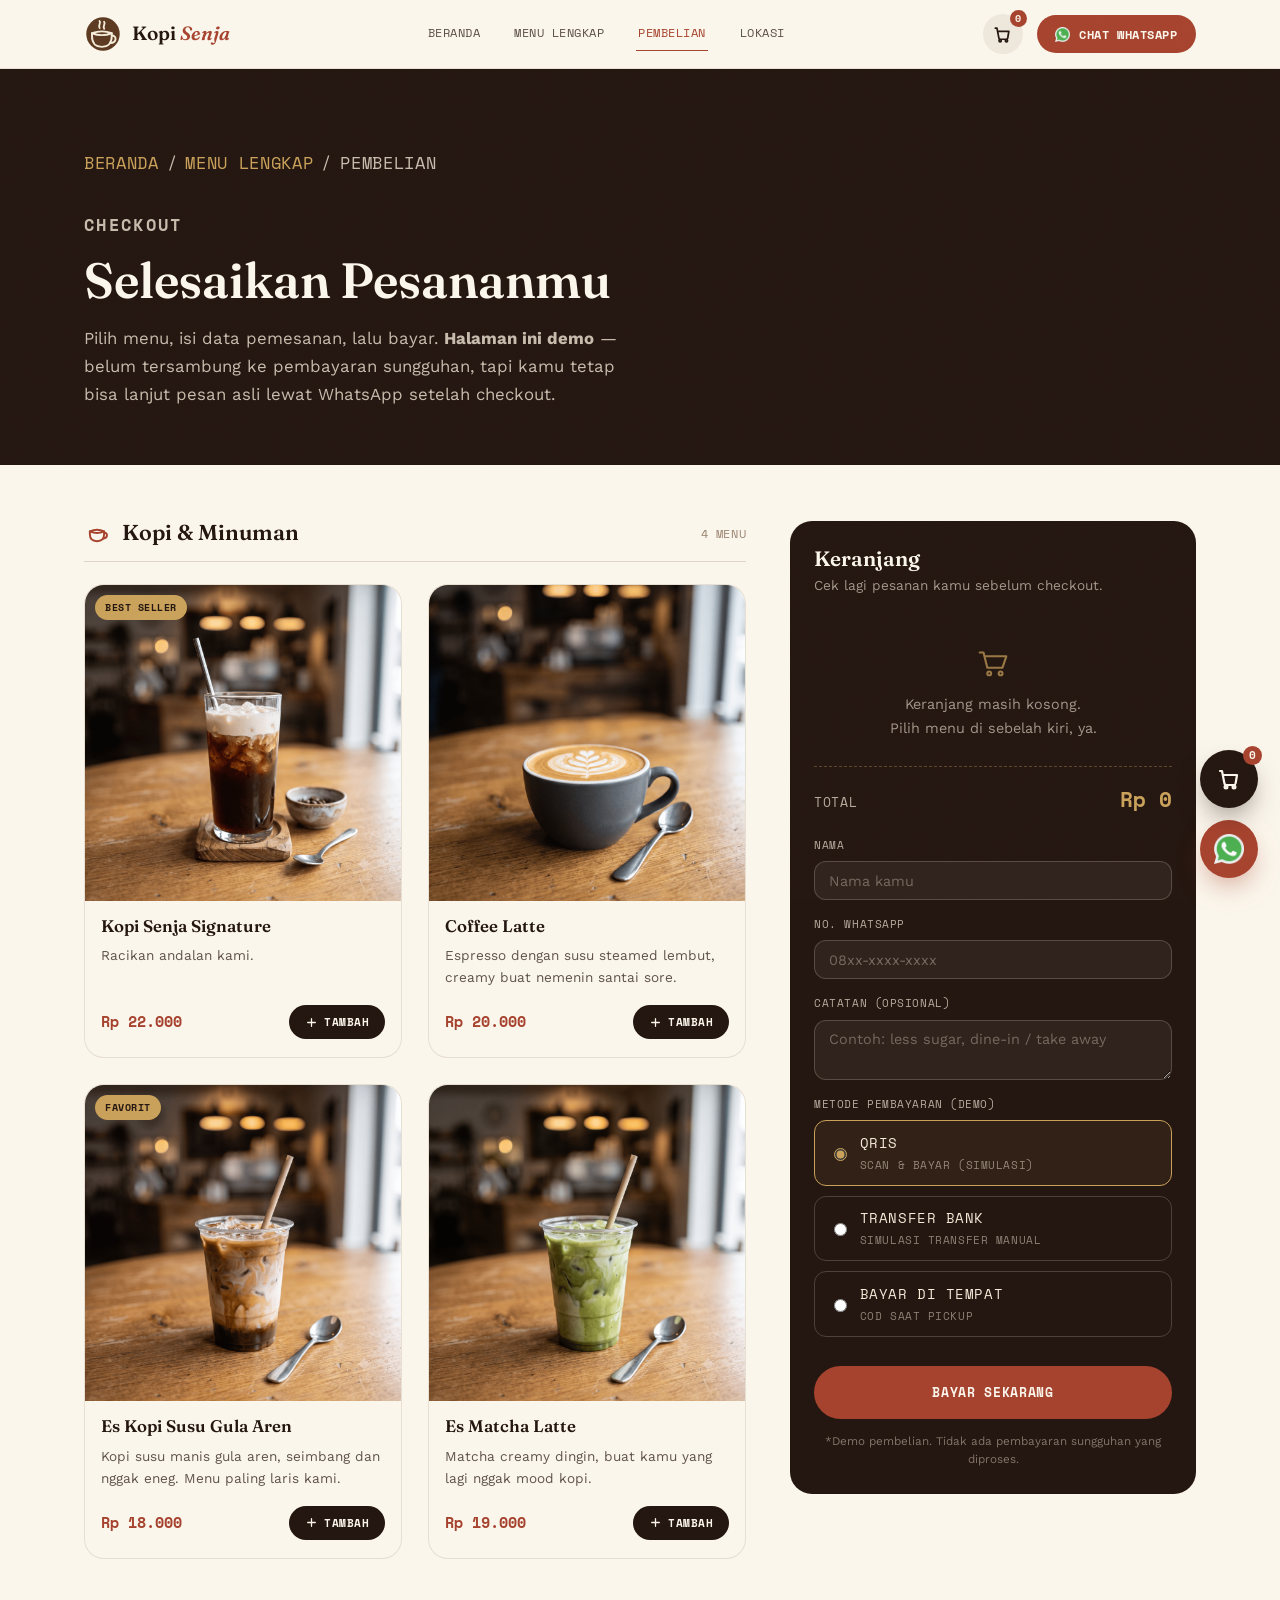
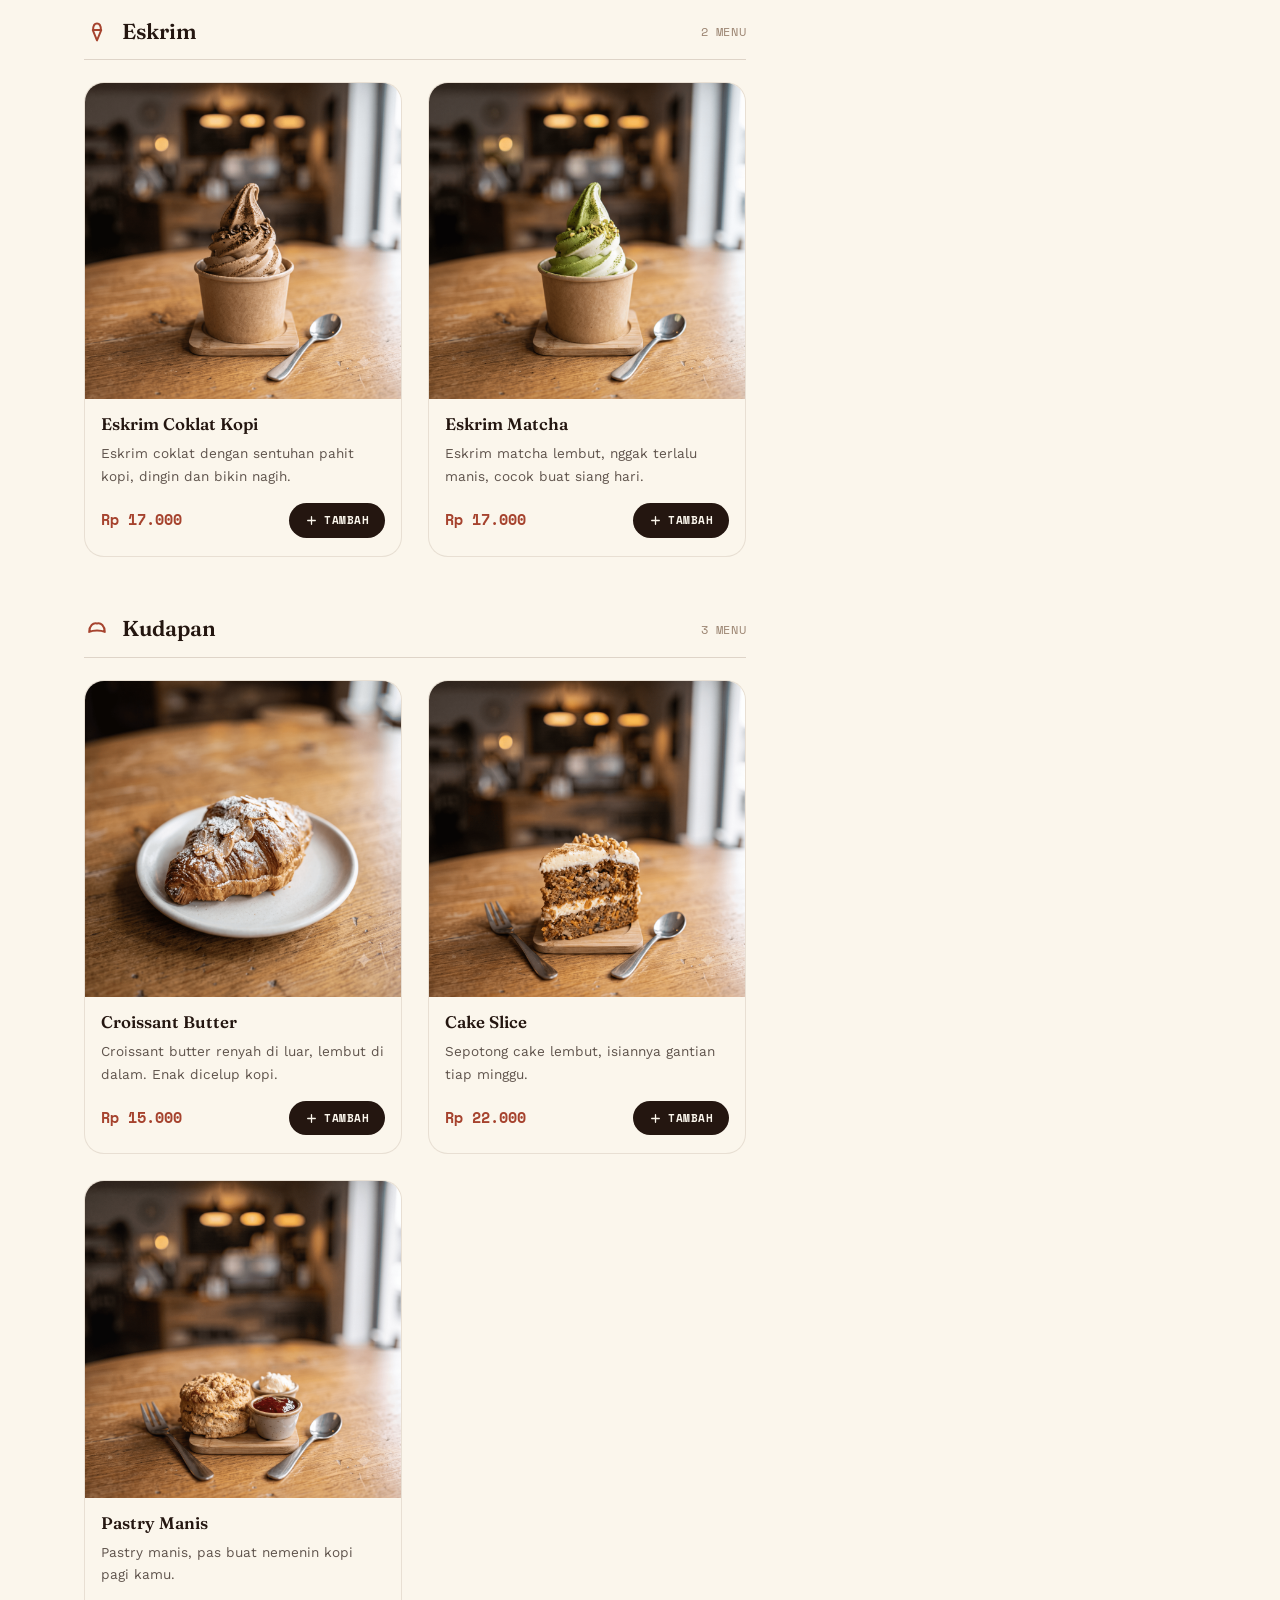
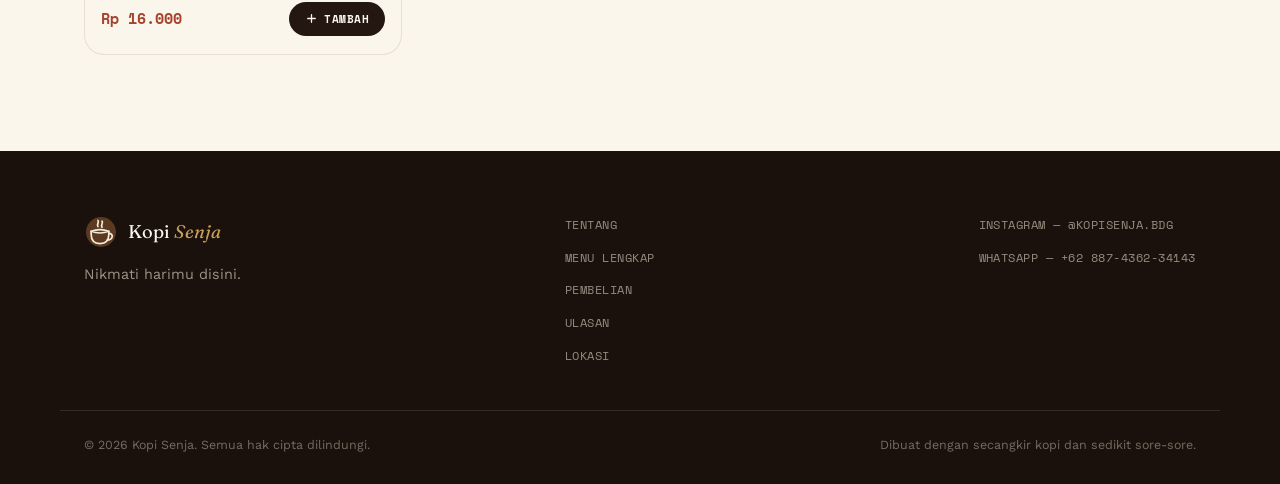
<file: pembelian.html>
<!DOCTYPE html>
<html lang="id">
<head>
<meta charset="UTF-8">
<meta name="viewport" content="width=device-width, initial-scale=1.0">
<title>Pembelian — Kopi Senja</title>
<meta name="description" content="Pesan menu Kopi Senja langsung dari sini (halaman demo, belum tersambung pembayaran sungguhan).">
<link rel="icon" href="data:image/svg+xml,%3Csvg xmlns='http://www.w3.org/2000/svg' viewBox='0 0 100 100'%3E%3Ccircle cx='50' cy='50' r='44' fill='%235C3A21'/%3E%3Cg transform='translate(-3,8)' fill='none' stroke='%23F4EBD9' stroke-width='5' stroke-linecap='round' stroke-linejoin='round'%3E%3Cpath d='M24 40 Q50 50 76 40 Q50 30 24 40 Z'/%3E%3Cpath d='M24 40 V48 C24 68 36 76 50 76 C64 76 76 68 76 48 V40'/%3E%3Cpath d='M76 46 C90 46 90 64 72 66'/%3E%3Cpath d='M44 26 C39 18 49 14 44 8'/%3E%3Cpath d='M56 28 C51 20 61 16 56 10'/%3E%3C/g%3E%3C/svg%3E">
<link rel="preconnect" href="https://fonts.googleapis.com">
<link rel="preconnect" href="https://fonts.gstatic.com" crossorigin>
<link href="https://fonts.googleapis.com/css2?family=Fraunces:ital,opsz,wght@0,9..144,400;0,9..144,500;0,9..144,600;0,9..144,700;1,9..144,500;1,9..144,600&family=Work+Sans:wght@400;500;600;700&family=Space+Mono:wght@400;700&display=swap" rel="stylesheet">
<link rel="stylesheet" href="shared.css">
</head>
<body>

<!-- ============ NAV ============ -->
<header class="nav" id="nav">
  <div class="container nav__inner">
    <a href="index.html" class="nav__brand" aria-label="Kopi Senja — beranda">
      <svg viewBox="0 0 100 100" aria-hidden="true">
        <circle cx="50" cy="50" r="44" fill="#5C3A21"/>
        <g transform="translate(-3,8)" fill="none" stroke="#F4EBD9" stroke-width="5" stroke-linecap="round" stroke-linejoin="round">
          <path d="M24 40 Q50 50 76 40 Q50 30 24 40 Z"/>
          <path d="M24 40 V48 C24 68 36 76 50 76 C64 76 76 68 76 48 V40"/>
          <path d="M76 46 C90 46 90 64 72 66"/>
          <path d="M44 26 C39 18 49 14 44 8"/>
          <path d="M56 28 C51 20 61 16 56 10"/>
        </g>
      </svg>
      <span class="nav__name">Kopi <em>Senja</em></span>
    </a>

    <nav class="nav__links" id="navLinks">
      <a href="index.html">Beranda</a>
      <a href="menu.html">Menu Lengkap</a>
      <a href="pembelian.html" class="is-active">Pembelian</a>
      <a href="index.html#lokasi">Lokasi</a>
    </nav>

    <div class="nav__actions">
      <a class="nav__cart" href="pembelian.html" aria-label="Lihat keranjang">
        <svg viewBox="0 0 24 24" fill="none" stroke="currentColor" stroke-width="2.2" stroke-linecap="round" stroke-linejoin="round"><path d="M3 4h2l2.4 12.2a2 2 0 0 0 2 1.8h7.2a2 2 0 0 0 2-1.6L20 8H6"/><circle cx="9" cy="20" r="1.4"/><circle cx="17" cy="20" r="1.4"/></svg>
        <span class="nav__cart-count" data-cart-count hidden>0</span>
      </a>
      <a class="btn btn--cherry btn--sm" href="https://wa.me/62887436234143?text=Halo%20Kopi%20Senja!%20Saya%20mau%20tanya-tanya%20soal%20menu%20ya." target="_blank" rel="noopener">
        <img src="resource/whatsapp.png" alt="whatsapp" style="width:15px;height:15px;">
        <span class="btn-label">Chat WhatsApp</span>
      </a>
      <button class="nav__toggle" id="navToggle" aria-label="Buka menu navigasi" aria-expanded="false">
        <span></span><span></span><span></span>
      </button>
    </div>
  </div>
</header>

<!-- ============ PAGE HEADER ============ -->
<section class="pagehead">
  <div class="container">
    <p class="pagehead__crumb"><a href="index.html">Beranda</a><span>/</span><a href="menu.html">Menu Lengkap</a><span>/</span>Pembelian</p>
    <p class="eyebrow eyebrow--brass">Checkout</p>
    <h1>Selesaikan Pesananmu</h1>
    <p>Pilih menu, isi data pemesanan, lalu bayar. <strong>Halaman ini demo</strong> — belum tersambung ke pembayaran sungguhan, tapi kamu tetap bisa lanjut pesan asli lewat WhatsApp setelah checkout.</p>
  </div>
</section>

<!-- ============ PRODUK + KERANJANG ============ -->
<section class="section section--tight">
  <div class="container shop-layout">
    <div id="shopProducts"></div>

    <aside class="cart-box reveal">
      <h2>Keranjang</h2>
      <p class="cart-box__sub">Cek lagi pesanan kamu sebelum checkout.</p>

      <div id="cartList"></div>

      <div class="cart-total">
        <span>Total</span>
        <strong id="cartTotal">Rp 0</strong>
      </div>

      <form id="checkoutForm">
        <div class="field">
          <label for="custName">Nama</label>
          <input type="text" id="custName" placeholder="Nama kamu" required>
        </div>
        <div class="field">
          <label for="custPhone">No. WhatsApp</label>
          <input type="tel" id="custPhone" placeholder="08xx-xxxx-xxxx" required>
        </div>
        <div class="field">
          <label for="custNote">Catatan (opsional)</label>
          <textarea id="custNote" placeholder="Contoh: less sugar, dine-in / take away"></textarea>
        </div>

        <div class="field">
          <label>Metode Pembayaran (demo)</label>
          <div class="pay-options">
            <label class="pay-option">
              <input type="radio" name="payMethod" value="qris" checked>
              <span>QRIS<small>Scan &amp; bayar (simulasi)</small></span>
            </label>
            <label class="pay-option">
              <input type="radio" name="payMethod" value="transfer">
              <span>Transfer Bank<small>Simulasi transfer manual</small></span>
            </label>
            <label class="pay-option">
              <input type="radio" name="payMethod" value="cod">
              <span>Bayar di Tempat<small>COD saat pickup</small></span>
            </label>
          </div>
        </div>

        <button type="submit" class="btn btn--cherry btn-pay" id="payButton">Bayar Sekarang</button>
        <p class="form-note">*Demo pembelian. Tidak ada pembayaran sungguhan yang diproses.</p>
      </form>
    </aside>
  </div>
</section>

<!-- ============ FOOTER ============ -->
<footer class="footer">
  <div class="container footer__inner">
    <div class="footer__brand">
      <div class="footer__brand-top">
        <svg viewBox="0 0 100 100" aria-hidden="true">
          <circle cx="50" cy="50" r="44" fill="#5C3A21"/>
          <g transform="translate(-3,8)" fill="none" stroke="#F4EBD9" stroke-width="5" stroke-linecap="round" stroke-linejoin="round">
            <path d="M24 40 Q50 50 76 40 Q50 30 24 40 Z"/>
            <path d="M24 40 V48 C24 68 36 76 50 76 C64 76 76 68 76 48 V40"/>
            <path d="M76 46 C90 46 90 64 72 66"/>
            <path d="M44 26 C39 18 49 14 44 8"/>
            <path d="M56 28 C51 20 61 16 56 10"/>
          </g>
        </svg>
        <span>Kopi <em>Senja</em></span>
      </div>
      <p>Nikmati harimu disini.</p>
    </div>

    <nav class="footer__links">
      <a href="index.html#tentang">Tentang</a>
      <a href="menu.html">Menu Lengkap</a>
      <a href="pembelian.html">Pembelian</a>
      <a href="index.html#ulasan">Ulasan</a>
      <a href="index.html#lokasi">Lokasi</a>
    </nav>

    <div class="footer__social">
      <a href="#" target="_blank" rel="noopener">Instagram — @kopisenja.bdg</a>
      <a href="https://wa.me/62887436234143" target="_blank" rel="noopener">WhatsApp — +62 887-4362-34143</a>
    </div>
  </div>

  <div class="container footer__bottom">
    <p>© 2026 Kopi Senja. Semua hak cipta dilindungi.</p>
    <p>Dibuat dengan secangkir kopi dan sedikit sore-sore.</p>
  </div>
</footer>

<a class="floating-wa" href="https://wa.me/62887436234143?text=Halo%20Kopi%20Senja!%20Saya%20mau%20tanya%20ya." target="_blank" rel="noopener" aria-label="Chat via WhatsApp">
  <img src="resource/whatsapp.png" alt="whatsapp" style="width:30px;height:30px;">
</a>

<a class="floating-cart" href="pembelian.html" aria-label="Lihat keranjang">
  <svg viewBox="0 0 24 24" fill="none" stroke="currentColor" stroke-width="2.2" stroke-linecap="round" stroke-linejoin="round"><path d="M3 4h2l2.4 12.2a2 2 0 0 0 2 1.8h7.2a2 2 0 0 0 2-1.6L20 8H6"/><circle cx="9" cy="20" r="1.4"/><circle cx="17" cy="20" r="1.4"/></svg>
  <span class="floating-cart-count" data-cart-count hidden>0</span>
</a>

<div class="toast" id="toast"></div>

<!-- ============ MODAL KONFIRMASI (DEMO) ============ -->
<div class="modal-overlay" id="orderModal">
  <div class="modal">
    <button type="button" class="modal__x" id="modalCloseX" aria-label="Tutup">✕</button>
    <div class="modal__icon">
      <svg viewBox="0 0 24 24" fill="none" stroke="currentColor" stroke-width="2.6" stroke-linecap="round" stroke-linejoin="round"><path d="M20 6 9 17l-5-5"/></svg>
    </div>
    <h3>Pesanan Diterima!</h3>
    <p>Terima kasih, <span id="modalName">Kak</span>.</p>
    <div class="modal__order-id" id="modalOrderId">#KS-000000</div>
    <p id="modalSummary">0 item · Rp 0</p>
    <div class="modal__demo-note">
      Ini simulasi checkout untuk demo — belum ada pembayaran sungguhan yang diproses. Klik tombol di bawah buat lanjut pesan asli via WhatsApp.
    </div>
    <div class="modal__actions">
      <a href="#" id="modalWaLink" class="btn btn--cherry" target="_blank" rel="noopener">Lanjut via WhatsApp</a>
      <button type="button" class="btn btn--ghost-dark" id="modalClose">Tutup</button>
    </div>
  </div>
</div>

<script src="shop.js"></script>
</body>
</html>
</file>
<file: shared.css>
/* ============================================================
   Kopi Senja — shared.css
   Dipakai oleh menu.html & pembelian.html (index.html tidak disentuh).
   Token warna/font/nav/footer diekstrak dari index.html biar konsisten.
   ============================================================ */

/* ---------- tokens ---------- */
:root{
  --espresso:#241610;
  --bark-dark:#3A2415;
  --bark:#5C3A21;
  --cream:#F4EBD9;
  --paper:#FBF6EC;
  --cherry:#A6432E;
  --cherry-dark:#8A3624;
  --brass:#C9A15A;
  --brass-light:#DCC08B;
  --shadow: 0 18px 40px -20px rgba(36,22,16,.35);
}

*,*::before,*::after{box-sizing:border-box;}
html{scroll-behavior:smooth;}
body{
  margin:0;
  background:var(--paper);
  color:var(--espresso);
  font-family:'Work Sans',sans-serif;
  line-height:1.65;
  -webkit-font-smoothing:antialiased;
  overflow-x:hidden;
}
img,svg{display:block;max-width:100%;}
a{color:inherit;text-decoration:none;}
ul{list-style:none;margin:0;padding:0;}
button{font:inherit;background:none;border:none;color:inherit;cursor:pointer;}
h1,h2,h3{font-family:'Fraunces',serif;font-weight:600;line-height:1.15;margin:0;}
p{margin:0;}
em{font-style:italic;}

body::before{
  content:"";position:fixed;inset:0;z-index:800;pointer-events:none;opacity:.045;mix-blend-mode:overlay;
  background-image:url("data:image/svg+xml,%3Csvg xmlns='http://www.w3.org/2000/svg' width='140' height='140'%3E%3Cfilter id='n'%3E%3CfeTurbulence type='fractalNoise' baseFrequency='0.85' numOctaves='2' stitchTiles='stitch'/%3E%3C/filter%3E%3Crect width='100%25' height='100%25' filter='url(%23n)'/%3E%3C/svg%3E");
}

:focus-visible{outline:2px solid var(--brass);outline-offset:3px;border-radius:4px;}

.container{width:100%;max-width:1160px;margin-inline:auto;padding-inline:24px;}
.section{padding-block:96px;}
@media (max-width:768px){.section{padding-block:64px;}}
.section--tight{padding-block:56px 96px;}
@media (max-width:768px){.section--tight{padding-block:40px 64px;}}

.eyebrow{
  font-family:'Space Mono',monospace;font-weight:700;font-size:.78rem;
  letter-spacing:.14em;text-transform:uppercase;margin-bottom:14px;display:inline-block;
}
.eyebrow--cherry{color:var(--cherry);}
.eyebrow--brass{color:var(--brass);}

/* ---------- buttons ---------- */
.btn{
  display:inline-flex;align-items:center;gap:.55rem;padding:.9rem 1.7rem;border-radius:100px;
  font-family:'Space Mono',monospace;font-weight:700;font-size:.78rem;letter-spacing:.05em;text-transform:uppercase;
  transition:transform .25s ease, background .25s ease, box-shadow .25s ease, border-color .25s ease;
  white-space:nowrap;
}
.btn svg{width:16px;height:16px;flex:none;}
.btn--cherry{background:var(--cherry);color:var(--paper);}
.btn--cherry:hover{background:var(--cherry-dark);transform:translateY(-2px);box-shadow:var(--shadow);}
.btn--brass{background:var(--brass);color:var(--espresso);}
.btn--brass:hover{background:var(--brass-light);transform:translateY(-2px);box-shadow:var(--shadow);}
.btn--ghost-dark{border:1.5px solid rgba(36,22,16,.35);color:var(--espresso);}
.btn--ghost-dark:hover{background:rgba(36,22,16,.06);transform:translateY(-2px);border-color:var(--espresso);}
.btn--sm{padding:.6rem 1.15rem;font-size:.72rem;}
.btn:disabled{opacity:.5;cursor:not-allowed;transform:none !important;box-shadow:none !important;}

/* ---------- nav ---------- */
.nav{
  position:sticky;top:0;z-index:500;background:rgba(251,246,236,.86);backdrop-filter:blur(10px);
  border-bottom:1px solid rgba(92,58,33,.12);
}
.nav__inner{display:flex;align-items:center;justify-content:space-between;padding-block:14px;gap:20px;}
.nav__brand{display:flex;align-items:center;gap:10px;flex:none;}
.nav__brand svg{width:38px;height:38px;}
.nav__name{font-family:'Fraunces',serif;font-weight:600;font-size:1.2rem;color:var(--espresso);}
.nav__name em{color:var(--cherry);}
.nav__links{display:flex;gap:30px;font-family:'Space Mono',monospace;font-size:.78rem;letter-spacing:.04em;text-transform:uppercase;}
.nav__links a{padding:6px 2px;border-bottom:1.5px solid transparent;transition:border-color .2s ease,opacity .2s ease;opacity:.75;}
.nav__links a:hover{opacity:1;border-color:var(--cherry);}
.nav__links a.is-active{opacity:1;border-color:var(--cherry);color:var(--cherry);}
.nav__actions{display:flex;align-items:center;gap:14px;flex:none;}
.nav__toggle{display:none;flex-direction:column;gap:5px;padding:6px;flex:none;}
.nav__toggle span{width:22px;height:2px;background:var(--espresso);border-radius:2px;transition:transform .25s ease, opacity .25s ease;}
.nav__cart{position:relative;display:inline-flex;align-items:center;justify-content:center;width:40px;height:40px;border-radius:50%;background:rgba(92,58,33,.08);flex:none;transition:background .2s ease;}
.nav__cart:hover{background:rgba(92,58,33,.14);}
.nav__cart svg{width:19px;height:19px;}
.nav__cart-count{position:absolute;top:-4px;right:-4px;background:var(--cherry);color:var(--paper);font-family:'Space Mono',monospace;font-size:.65rem;font-weight:700;min-width:17px;height:17px;border-radius:50%;display:flex;align-items:center;justify-content:center;padding:0 3px;}

@media (max-width:880px){
  .nav__links{
    position:absolute;top:100%;left:0;right:0;flex-direction:column;gap:0;
    background:var(--paper);border-bottom:1px solid rgba(92,58,33,.12);
    max-height:0;overflow:hidden;transition:max-height .3s ease;
  }
  .nav__links.is-open{max-height:320px;}
  .nav__links a{padding:14px 24px;border-bottom:1px solid rgba(92,58,33,.08);width:100%;}
  .nav__toggle{display:flex;}
  .nav.is-open .nav__toggle span:nth-child(1){transform:translateY(7px) rotate(45deg);}
  .nav.is-open .nav__toggle span:nth-child(2){opacity:0;}
  .nav.is-open .nav__toggle span:nth-child(3){transform:translateY(-7px) rotate(-45deg);}
  .nav__actions .btn--sm span.btn-label{display:none;}
}
@media (max-width:560px){
  .nav__actions .btn--sm{padding:.6rem .75rem;}
}

/* ---------- page header (halaman selain beranda) ---------- */
.pagehead{background:var(--espresso);color:var(--cream);padding-block:64px 56px;}
.pagehead h1{color:var(--paper);font-size:clamp(2.1rem,4.4vw,3.1rem);}
.pagehead p{margin-top:16px;font-size:1.05rem;color:rgba(244,235,217,.78);max-width:56ch;}
.pagehead__crumb{display:flex;flex-wrap:wrap;align-items:center;gap:8px;font-family:'Space Mono',monospace;font-size:.75rem;letter-spacing:.04em;text-transform:uppercase;color:rgba(244,235,217,.5);margin-bottom:18px;}
.pagehead__crumb a{color:var(--brass);opacity:1;}
.pagehead__crumb a:hover{border-bottom:1px solid var(--brass);}

/* ---------- footer ---------- */
.footer{background:#1B110C;color:rgba(244,235,217,.75);padding-block:64px 28px;}
.footer__inner{display:flex;flex-wrap:wrap;justify-content:space-between;gap:40px;padding-bottom:44px;border-bottom:1px solid rgba(244,235,217,.12);}
.footer__brand{display:flex;flex-direction:column;gap:14px;max-width:280px;}
.footer__brand-top{display:flex;align-items:center;gap:10px;}
.footer__brand-top svg{width:34px;height:34px;}
.footer__brand-top span{font-family:'Fraunces',serif;font-size:1.15rem;color:var(--paper);}
.footer__brand-top span em{color:var(--brass);}
.footer__brand p{font-size:.9rem;opacity:.8;}
.footer__links{display:flex;flex-direction:column;gap:12px;font-family:'Space Mono',monospace;font-size:.78rem;letter-spacing:.04em;text-transform:uppercase;}
.footer__links a{opacity:.75;transition:opacity .2s ease;}
.footer__links a:hover{opacity:1;color:var(--brass);}
.footer__social{display:flex;flex-direction:column;gap:12px;font-family:'Space Mono',monospace;font-size:.78rem;letter-spacing:.04em;text-transform:uppercase;}
.footer__social a{opacity:.75;}
.footer__social a:hover{opacity:1;color:var(--brass);}
.footer__bottom{display:flex;flex-wrap:wrap;justify-content:space-between;gap:10px;padding-top:24px;font-size:.78rem;opacity:.55;}

/* ---------- floating WA ---------- */
.floating-wa{
  position:fixed;right:22px;bottom:22px;z-index:600;width:58px;height:58px;border-radius:50%;
  background:var(--cherry);color:var(--paper);display:flex;align-items:center;justify-content:center;
  box-shadow:0 12px 28px -8px rgba(166,67,46,.55);transition:transform .25s ease, box-shadow .25s ease;
}
.floating-wa svg{width:26px;height:26px;}
.floating-wa:hover{transform:translateY(-3px) scale(1.05);box-shadow:0 16px 34px -8px rgba(166,67,46,.65);}

/* ---------- reveal on scroll ---------- */
.reveal{opacity:0;transform:translateY(22px);transition:opacity .7s ease, transform .7s ease;}
.reveal.is-visible{opacity:1;transform:translateY(0);}

@media (prefers-reduced-motion:reduce){
  html{scroll-behavior:auto;}
  .reveal{opacity:1;transform:none;transition:none;}
  .btn,.floating-wa{transition:none;}
}

/* ============================================================
   Shop — menu lengkap, keranjang, checkout (menu.html & pembelian.html)
   ============================================================ */

.cat-head{display:flex;align-items:center;gap:12px;margin-bottom:22px;padding-bottom:14px;border-bottom:1px solid rgba(92,58,33,.18);}
.cat-head svg{width:26px;height:26px;color:var(--cherry);flex:none;}
.cat-head h2,.cat-head h3{font-size:1.35rem;color:var(--espresso);font-weight:600;}
.cat-head .count{margin-left:auto;font-family:'Space Mono',monospace;font-size:.75rem;color:var(--bark);opacity:.6;text-transform:uppercase;letter-spacing:.05em;}

.cat-block{margin-bottom:60px;}
.cat-block:last-child{margin-bottom:0;}

.product-grid{display:grid;grid-template-columns:repeat(auto-fill,minmax(220px,1fr));gap:26px;}

.product-card{
  background:var(--paper);border:1px solid rgba(92,58,33,.12);border-radius:20px;overflow:hidden;
  display:flex;flex-direction:column;transition:transform .25s ease, box-shadow .25s ease;
}
.product-card:hover{transform:translateY(-4px);box-shadow:var(--shadow);}
.product-card__img-wrap{aspect-ratio:1/1;background:var(--cream);overflow:hidden;position:relative;display:flex;}
.product-card__img-wrap img{width:100%;height:100%;object-fit:cover;}
.product-card__badge{position:absolute;top:10px;left:10px;background:var(--brass);color:var(--espresso);font-family:'Space Mono',monospace;font-size:.65rem;font-weight:700;text-transform:uppercase;letter-spacing:.05em;padding:4px 10px;border-radius:100px;z-index:2;}
.product-card__no-img{width:100%;align-items:center;justify-content:center;}
.product-card__no-img svg{width:44px;height:44px;color:var(--bark);opacity:.35;}
.product-card__body{padding:16px 16px 18px;display:flex;flex-direction:column;gap:8px;flex:1;}
.product-card__name{font-family:'Fraunces',serif;font-weight:600;font-size:1.05rem;color:var(--espresso);}
.product-card__desc{font-size:.85rem;opacity:.72;flex:1;}
.product-card__foot{display:flex;align-items:center;justify-content:space-between;gap:10px;margin-top:8px;}
.product-card__price{font-family:'Space Mono',monospace;font-weight:700;color:var(--cherry);font-size:.92rem;}

.qty-stepper{display:inline-flex;align-items:center;border:1.5px solid rgba(92,58,33,.25);border-radius:100px;overflow:hidden;}
.qty-stepper button{width:28px;height:28px;display:flex;align-items:center;justify-content:center;font-size:1rem;font-weight:700;color:var(--bark);transition:background .2s ease;}
.qty-stepper button:hover{background:rgba(92,58,33,.08);}
.qty-stepper span{min-width:24px;text-align:center;font-family:'Space Mono',monospace;font-size:.86rem;font-weight:700;}

.btn-add{
  display:inline-flex;align-items:center;gap:6px;padding:.5rem 1rem;border-radius:100px;background:var(--espresso);color:var(--paper);
  font-family:'Space Mono',monospace;font-weight:700;font-size:.7rem;letter-spacing:.04em;text-transform:uppercase;
  transition:background .2s ease, transform .2s ease;
}
.btn-add:hover{background:var(--cherry);transform:translateY(-1px);}
.btn-add svg{width:13px;height:13px;}

/* ---------- layout: produk + keranjang ---------- */
.shop-layout{display:grid;grid-template-columns:1.55fr .95fr;gap:44px;align-items:start;}
@media (max-width:960px){.shop-layout{grid-template-columns:1fr;}}

.cart-box{position:sticky;top:96px;background:var(--espresso);color:var(--cream);border-radius:22px;padding:26px 24px;}
@media (max-width:960px){.cart-box{position:static;}}
.cart-box h2{color:var(--paper);font-size:1.3rem;margin-bottom:4px;}
.cart-box__sub{font-size:.85rem;color:rgba(244,235,217,.6);margin-bottom:20px;}

.cart-empty{padding-block:26px;text-align:center;color:rgba(244,235,217,.6);font-size:.9rem;}
.cart-empty svg{width:38px;height:38px;margin:0 auto 12px;color:var(--brass);opacity:.7;}

.cart-list{display:flex;flex-direction:column;gap:16px;max-height:320px;overflow-y:auto;padding-right:4px;margin-bottom:18px;}
.cart-item{display:flex;gap:12px;align-items:center;}
.cart-item__img{width:52px;height:52px;border-radius:12px;overflow:hidden;flex:none;background:rgba(244,235,217,.08);}
.cart-item__img img{width:100%;height:100%;object-fit:cover;}
.cart-item__body{flex:1;min-width:0;}
.cart-item__name{font-size:.88rem;color:var(--paper);}
.cart-item__price{font-family:'Space Mono',monospace;font-size:.76rem;color:var(--brass);margin-top:2px;}
.cart-item__ctrl{display:flex;align-items:center;gap:10px;margin-top:8px;}
.cart-item__ctrl .qty-stepper{border-color:rgba(244,235,217,.25);}
.cart-item__ctrl .qty-stepper button{color:var(--cream);}
.cart-item__ctrl .qty-stepper button:hover{background:rgba(244,235,217,.1);}
.cart-item__remove{font-family:'Space Mono',monospace;font-size:.66rem;text-transform:uppercase;letter-spacing:.05em;color:rgba(244,235,217,.5);border-bottom:1px solid transparent;}
.cart-item__remove:hover{color:var(--cherry-dark);border-color:currentColor;}

.cart-total{display:flex;justify-content:space-between;align-items:baseline;padding-top:16px;border-top:1px dashed rgba(201,161,90,.35);margin-bottom:18px;}
.cart-total span:first-child{font-size:.82rem;color:rgba(244,235,217,.7);text-transform:uppercase;letter-spacing:.05em;font-family:'Space Mono',monospace;}
.cart-total strong{font-family:'Space Mono',monospace;font-size:1.3rem;color:var(--brass);}

/* ---------- form checkout ---------- */
.field{display:flex;flex-direction:column;gap:7px;margin-bottom:15px;}
.field label{font-family:'Space Mono',monospace;font-size:.7rem;text-transform:uppercase;letter-spacing:.05em;color:rgba(244,235,217,.7);}
.field input,.field textarea{
  background:rgba(251,246,236,.06);border:1.5px solid rgba(244,235,217,.2);border-radius:12px;padding:.65rem .85rem;
  color:var(--paper);font-family:'Work Sans',sans-serif;font-size:.9rem;
}
.field input::placeholder,.field textarea::placeholder{color:rgba(244,235,217,.35);}
.field input:focus,.field textarea:focus{outline:none;border-color:var(--brass);}
.field textarea{resize:vertical;min-height:60px;}

.pay-options{display:flex;flex-direction:column;gap:10px;margin-bottom:6px;}
.pay-option{display:flex;align-items:center;gap:10px;padding:.65rem .85rem;border:1.5px solid rgba(244,235,217,.2);border-radius:12px;cursor:pointer;transition:border-color .2s ease,background .2s ease;}
.pay-option:hover{border-color:rgba(201,161,90,.5);}
.pay-option:has(input:checked){border-color:var(--brass);background:rgba(201,161,90,.08);}
.pay-option input{accent-color:var(--brass);}
.pay-option span{font-size:.87rem;color:var(--cream);}
.pay-option small{display:block;font-size:.71rem;color:rgba(244,235,217,.5);margin-top:1px;}

.btn-pay{width:100%;justify-content:center;margin-top:8px;padding:1rem;font-size:.82rem;}
.form-note{margin-top:14px;font-size:.73rem;color:rgba(244,235,217,.45);text-align:center;line-height:1.5;}

/* ---------- toast ---------- */
.toast{
  position:fixed;left:50%;bottom:28px;transform:translate(-50%,20px);background:var(--espresso);color:var(--paper);
  padding:14px 22px;border-radius:100px;font-size:.86rem;display:flex;align-items:center;gap:10px;max-width:88vw;
  box-shadow:0 16px 40px -12px rgba(36,22,16,.5);z-index:900;opacity:0;pointer-events:none;
  transition:opacity .3s ease, transform .3s ease;
}
.toast svg{width:18px;height:18px;color:var(--brass);flex:none;}
.toast.is-visible{opacity:1;transform:translate(-50%,0);}

/* ---------- modal konfirmasi (demo) ---------- */
.modal-overlay{
  position:fixed;inset:0;background:rgba(27,17,12,.72);backdrop-filter:blur(3px);z-index:950;
  display:flex;align-items:center;justify-content:center;padding:24px;
  opacity:0;pointer-events:none;transition:opacity .25s ease;
}
.modal-overlay.is-visible{opacity:1;pointer-events:auto;}
.modal{
  position:relative;background:var(--paper);color:var(--espresso);border-radius:24px;max-width:440px;width:100%;padding:38px 32px 32px;
  text-align:center;transform:translateY(16px) scale(.97);transition:transform .3s ease;box-shadow:0 30px 70px -20px rgba(0,0,0,.4);
  max-height:88vh;overflow-y:auto;
}
.modal-overlay.is-visible .modal{transform:translateY(0) scale(1);}
.modal__x{position:absolute;top:14px;right:14px;width:30px;height:30px;border-radius:50%;display:flex;align-items:center;justify-content:center;font-size:1rem;color:var(--bark);opacity:.55;}
.modal__x:hover{opacity:1;background:rgba(92,58,33,.08);}
.modal__icon{width:62px;height:62px;border-radius:50%;background:var(--cherry);color:var(--paper);display:flex;align-items:center;justify-content:center;margin:0 auto 18px;}
.modal__icon svg{width:28px;height:28px;}
.modal h3{font-size:1.35rem;margin-bottom:10px;}
.modal p{opacity:.78;font-size:.92rem;margin-bottom:6px;}
.modal__order-id{display:inline-block;margin:12px 0;padding:8px 18px;background:var(--cream);border-radius:100px;font-family:'Space Mono',monospace;font-size:.8rem;font-weight:700;color:var(--bark);}
.modal__demo-note{margin-top:16px;padding:14px 16px;background:rgba(166,67,46,.08);border:1px dashed var(--cherry);border-radius:14px;font-size:.82rem;color:var(--cherry-dark);text-align:left;}
.modal__actions{display:flex;flex-direction:column;gap:10px;margin-top:22px;}

.cart-item__remove{width:24px;height:24px;border-radius:50%;display:flex;align-items:center;justify-content:center;font-size:.85rem;color:rgba(244,235,217,.6);background:rgba(244,235,217,.08);flex:none;}
.cart-item__remove:hover{background:var(--cherry);color:var(--paper);}

.floating-cart{position:fixed;right:22px;bottom:92px;z-index:600;width:58px;height:58px;border-radius:50%;background:var(--espresso);color:var(--paper);display:flex;align-items:center;justify-content:center;box-shadow:0 12px 28px -8px rgba(36,22,16,.55);transition:transform .25s ease;}
.floating-cart svg{width:24px;height:24px;}
.floating-cart:hover{transform:translateY(-3px) scale(1.05);}
.floating-cart-count{position:absolute;top:-4px;right:-4px;background:var(--cherry);color:var(--paper);font-family:'Space Mono',monospace;font-size:.68rem;font-weight:700;min-width:19px;height:19px;border-radius:50%;display:flex;align-items:center;justify-content:center;padding:0 4px;}

@media (max-width:480px){
  .modal{padding:30px 22px 26px;}
}
</file>
